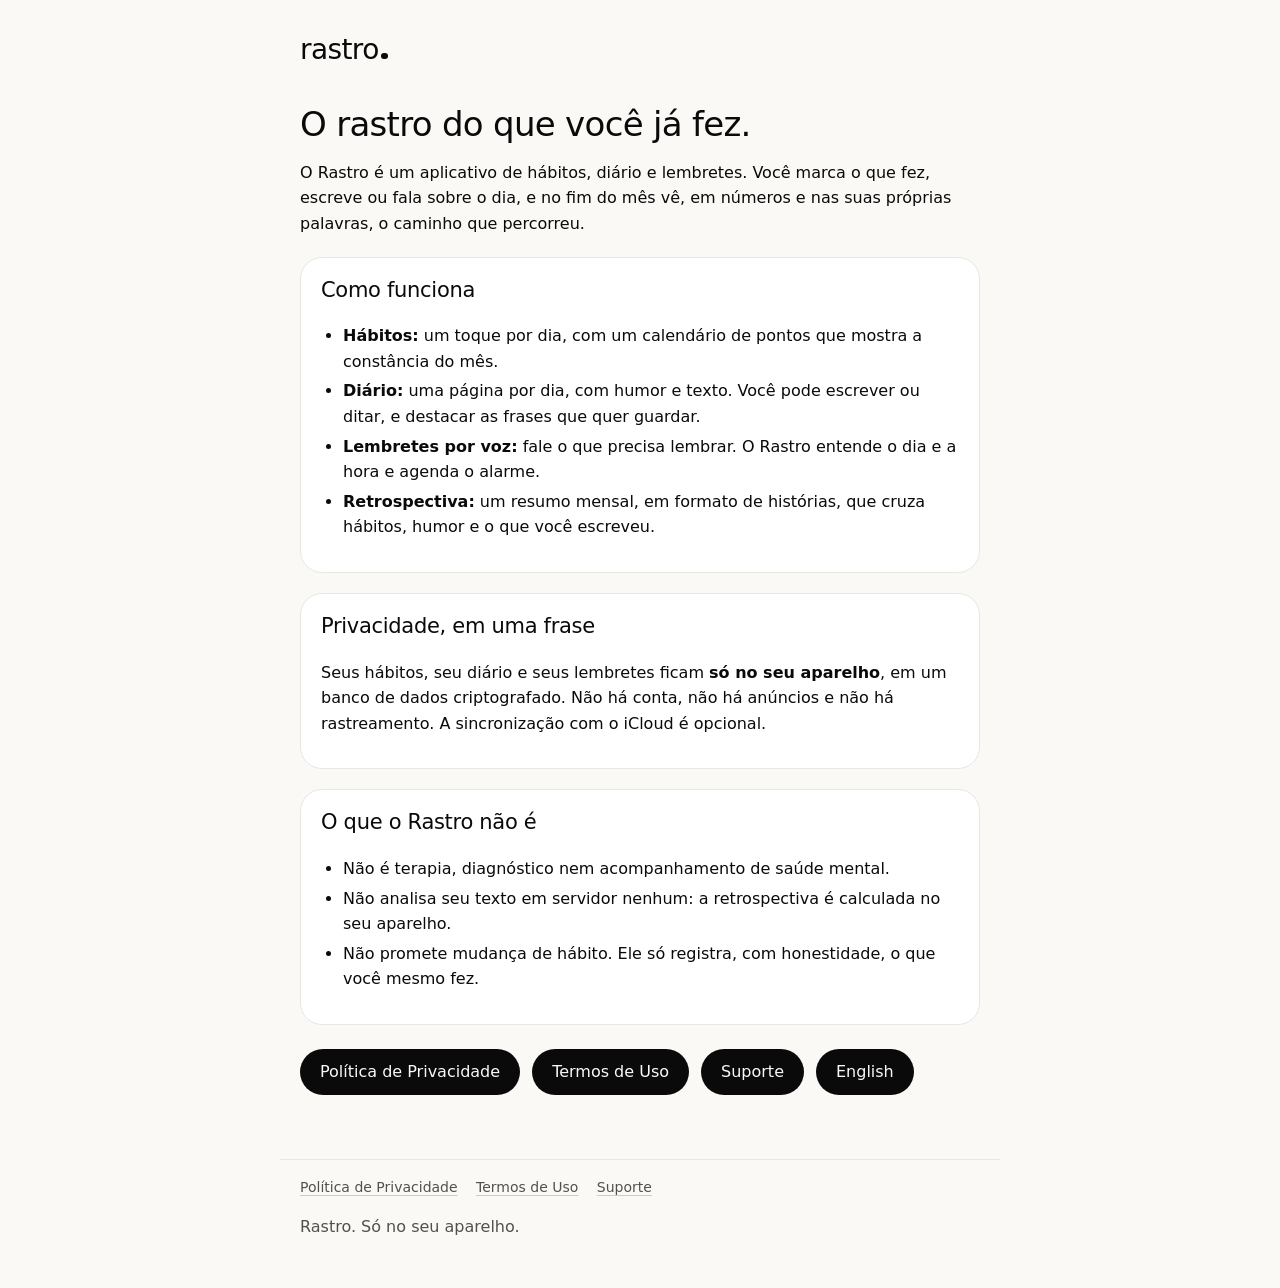
<file: index.html>
<!doctype html>
<html lang="pt-BR">
<head>
  <meta charset="utf-8">
  <meta name="viewport" content="width=device-width, initial-scale=1">
  <title>Rastro — hábitos, diário e lembretes, só no seu aparelho</title>
  <meta name="description" content="O Rastro junta hábitos, um diário de uma página por dia e lembretes por voz. Tudo fica no seu aparelho.">
  <link rel="stylesheet" href="style.css">
</head>
<body>
  <header>
    <a class="marca" href="index.html">rastro</a>
  </header>

  <main>
    <h1>O rastro do que você já fez.</h1>
    <p>O Rastro é um aplicativo de hábitos, diário e lembretes. Você marca o que fez, escreve ou fala sobre o dia, e no fim do mês vê, em números e nas suas próprias palavras, o caminho que percorreu.</p>

    <div class="bloco">
      <h2>Como funciona</h2>
      <ul>
        <li><strong>Hábitos:</strong> um toque por dia, com um calendário de pontos que mostra a constância do mês.</li>
        <li><strong>Diário:</strong> uma página por dia, com humor e texto. Você pode escrever ou ditar, e destacar as frases que quer guardar.</li>
        <li><strong>Lembretes por voz:</strong> fale o que precisa lembrar. O Rastro entende o dia e a hora e agenda o alarme.</li>
        <li><strong>Retrospectiva:</strong> um resumo mensal, em formato de histórias, que cruza hábitos, humor e o que você escreveu.</li>
      </ul>
    </div>

    <div class="bloco">
      <h2>Privacidade, em uma frase</h2>
      <p>Seus hábitos, seu diário e seus lembretes ficam <strong>só no seu aparelho</strong>, em um banco de dados criptografado. Não há conta, não há anúncios e não há rastreamento. A sincronização com o iCloud é opcional.</p>
    </div>

    <div class="bloco">
      <h2>O que o Rastro não é</h2>
      <ul>
        <li>Não é terapia, diagnóstico nem acompanhamento de saúde mental.</li>
        <li>Não analisa seu texto em servidor nenhum: a retrospectiva é calculada no seu aparelho.</li>
        <li>Não promete mudança de hábito. Ele só registra, com honestidade, o que você mesmo fez.</li>
      </ul>
    </div>

    <nav class="links" aria-label="Documentos">
      <a href="privacidade.html">Política de Privacidade</a>
      <a href="termos.html">Termos de Uso</a>
      <a href="suporte.html">Suporte</a>
      <a href="en/index.html" hreflang="en">English</a>
    </nav>
  </main>

  <footer>
    <a href="privacidade.html">Política de Privacidade</a>
    <a href="termos.html">Termos de Uso</a>
    <a href="suporte.html">Suporte</a>
    <p>Rastro. Só no seu aparelho.</p>
  </footer>
</body>
</html>
</file>
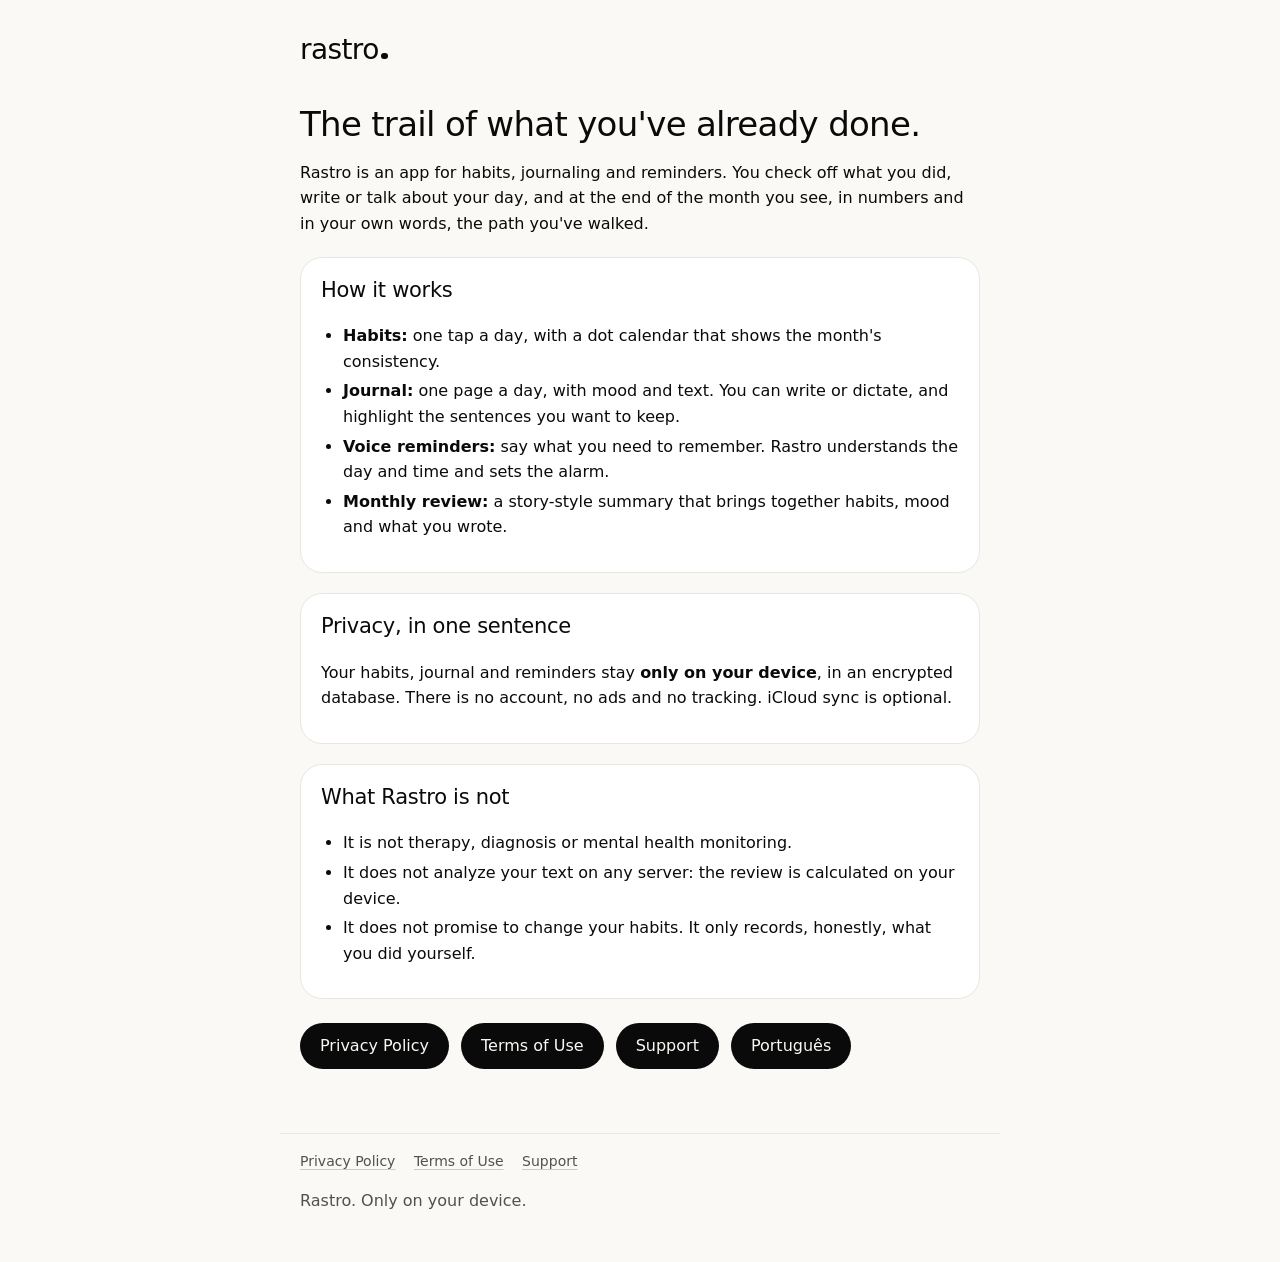
<file: en/index.html>
<!doctype html>
<html lang="en">
<head>
  <meta charset="utf-8">
  <meta name="viewport" content="width=device-width, initial-scale=1">
  <title>Rastro — habits, journal and reminders, only on your device</title>
  <meta name="description" content="Rastro brings together habits, a one-page-a-day journal and voice reminders. Everything stays on your device.">
  <link rel="stylesheet" href="../style.css">
</head>
<body>
  <header>
    <a class="marca" href="index.html">rastro</a>
  </header>

  <main>
    <h1>The trail of what you've already done.</h1>
    <p>Rastro is an app for habits, journaling and reminders. You check off what you did, write or talk about your day, and at the end of the month you see, in numbers and in your own words, the path you've walked.</p>

    <div class="bloco">
      <h2>How it works</h2>
      <ul>
        <li><strong>Habits:</strong> one tap a day, with a dot calendar that shows the month's consistency.</li>
        <li><strong>Journal:</strong> one page a day, with mood and text. You can write or dictate, and highlight the sentences you want to keep.</li>
        <li><strong>Voice reminders:</strong> say what you need to remember. Rastro understands the day and time and sets the alarm.</li>
        <li><strong>Monthly review:</strong> a story-style summary that brings together habits, mood and what you wrote.</li>
      </ul>
    </div>

    <div class="bloco">
      <h2>Privacy, in one sentence</h2>
      <p>Your habits, journal and reminders stay <strong>only on your device</strong>, in an encrypted database. There is no account, no ads and no tracking. iCloud sync is optional.</p>
    </div>

    <div class="bloco">
      <h2>What Rastro is not</h2>
      <ul>
        <li>It is not therapy, diagnosis or mental health monitoring.</li>
        <li>It does not analyze your text on any server: the review is calculated on your device.</li>
        <li>It does not promise to change your habits. It only records, honestly, what you did yourself.</li>
      </ul>
    </div>

    <nav class="links" aria-label="Documents">
      <a href="privacy.html">Privacy Policy</a>
      <a href="terms.html">Terms of Use</a>
      <a href="support.html">Support</a>
      <a href="../index.html" hreflang="pt-BR">Português</a>
    </nav>
  </main>

  <footer>
    <a href="privacy.html">Privacy Policy</a>
    <a href="terms.html">Terms of Use</a>
    <a href="support.html">Support</a>
    <p>Rastro. Only on your device.</p>
  </footer>
</body>
</html>
</file>
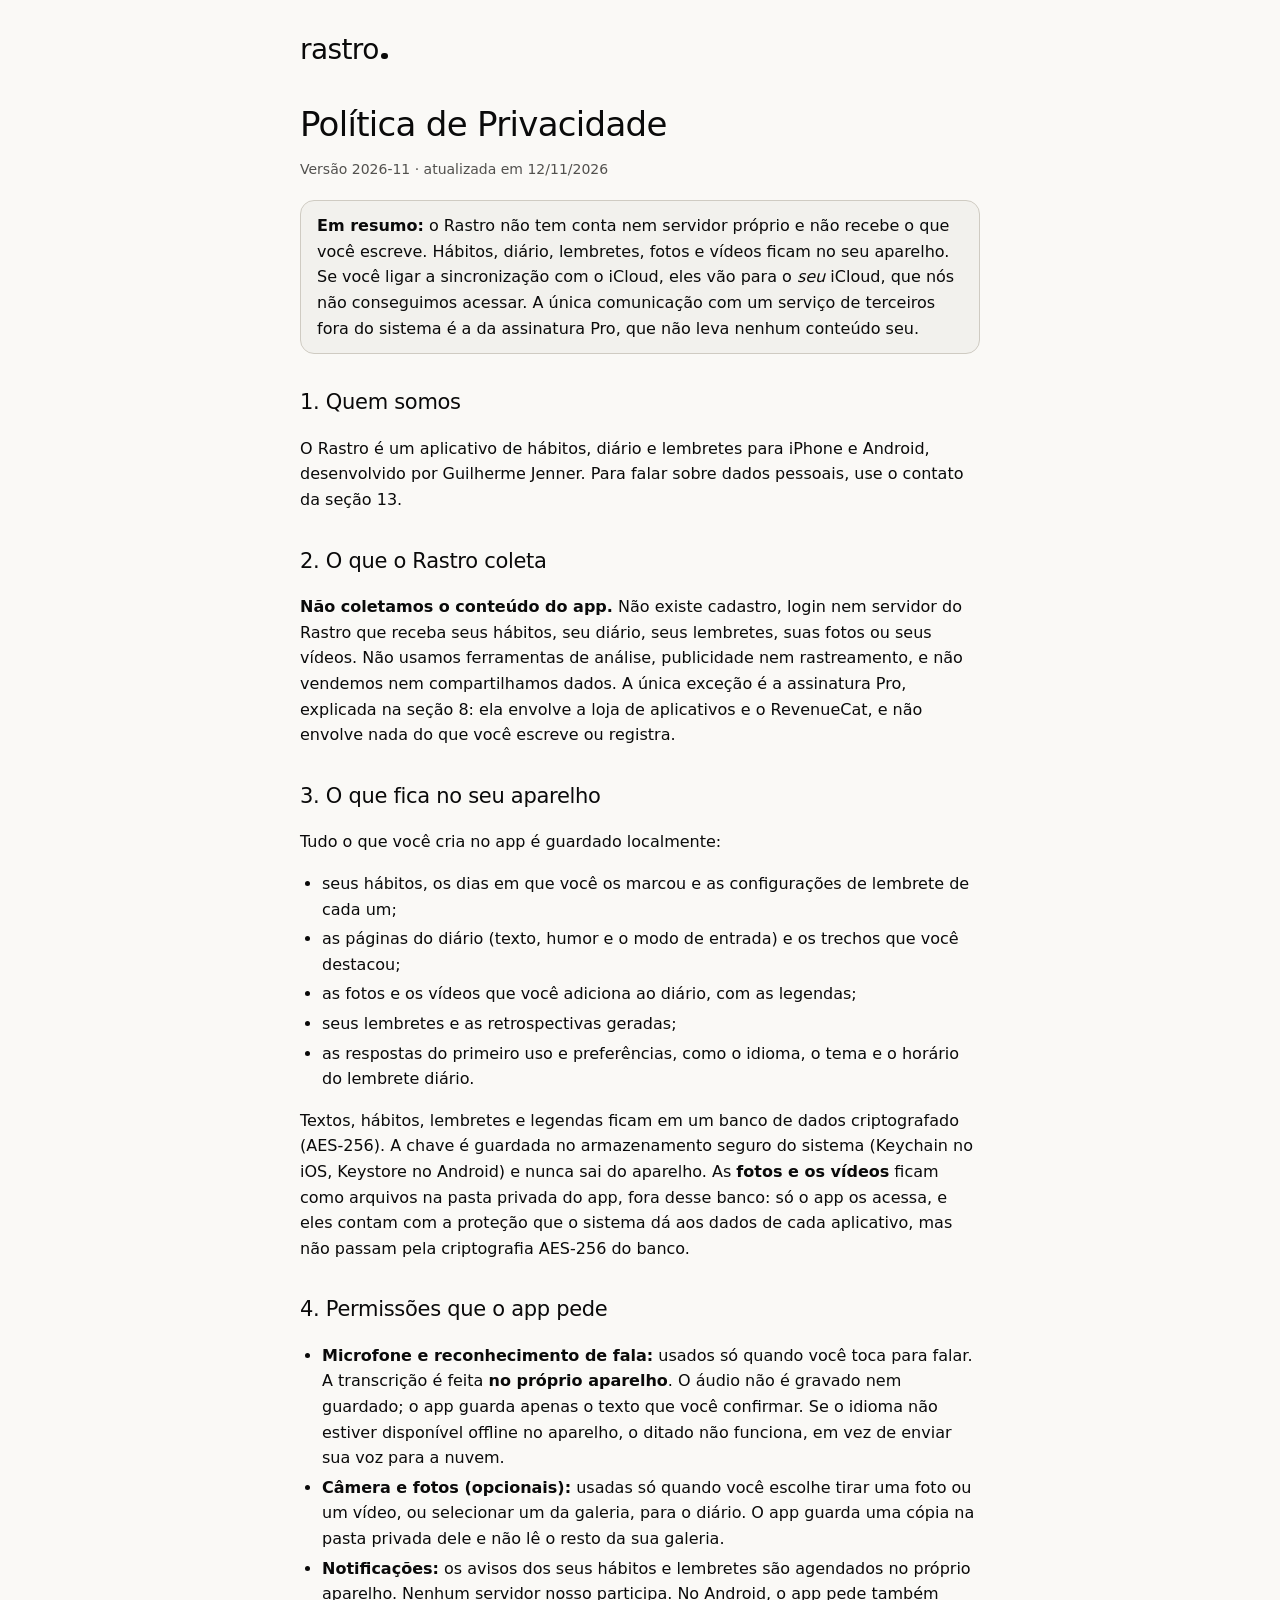
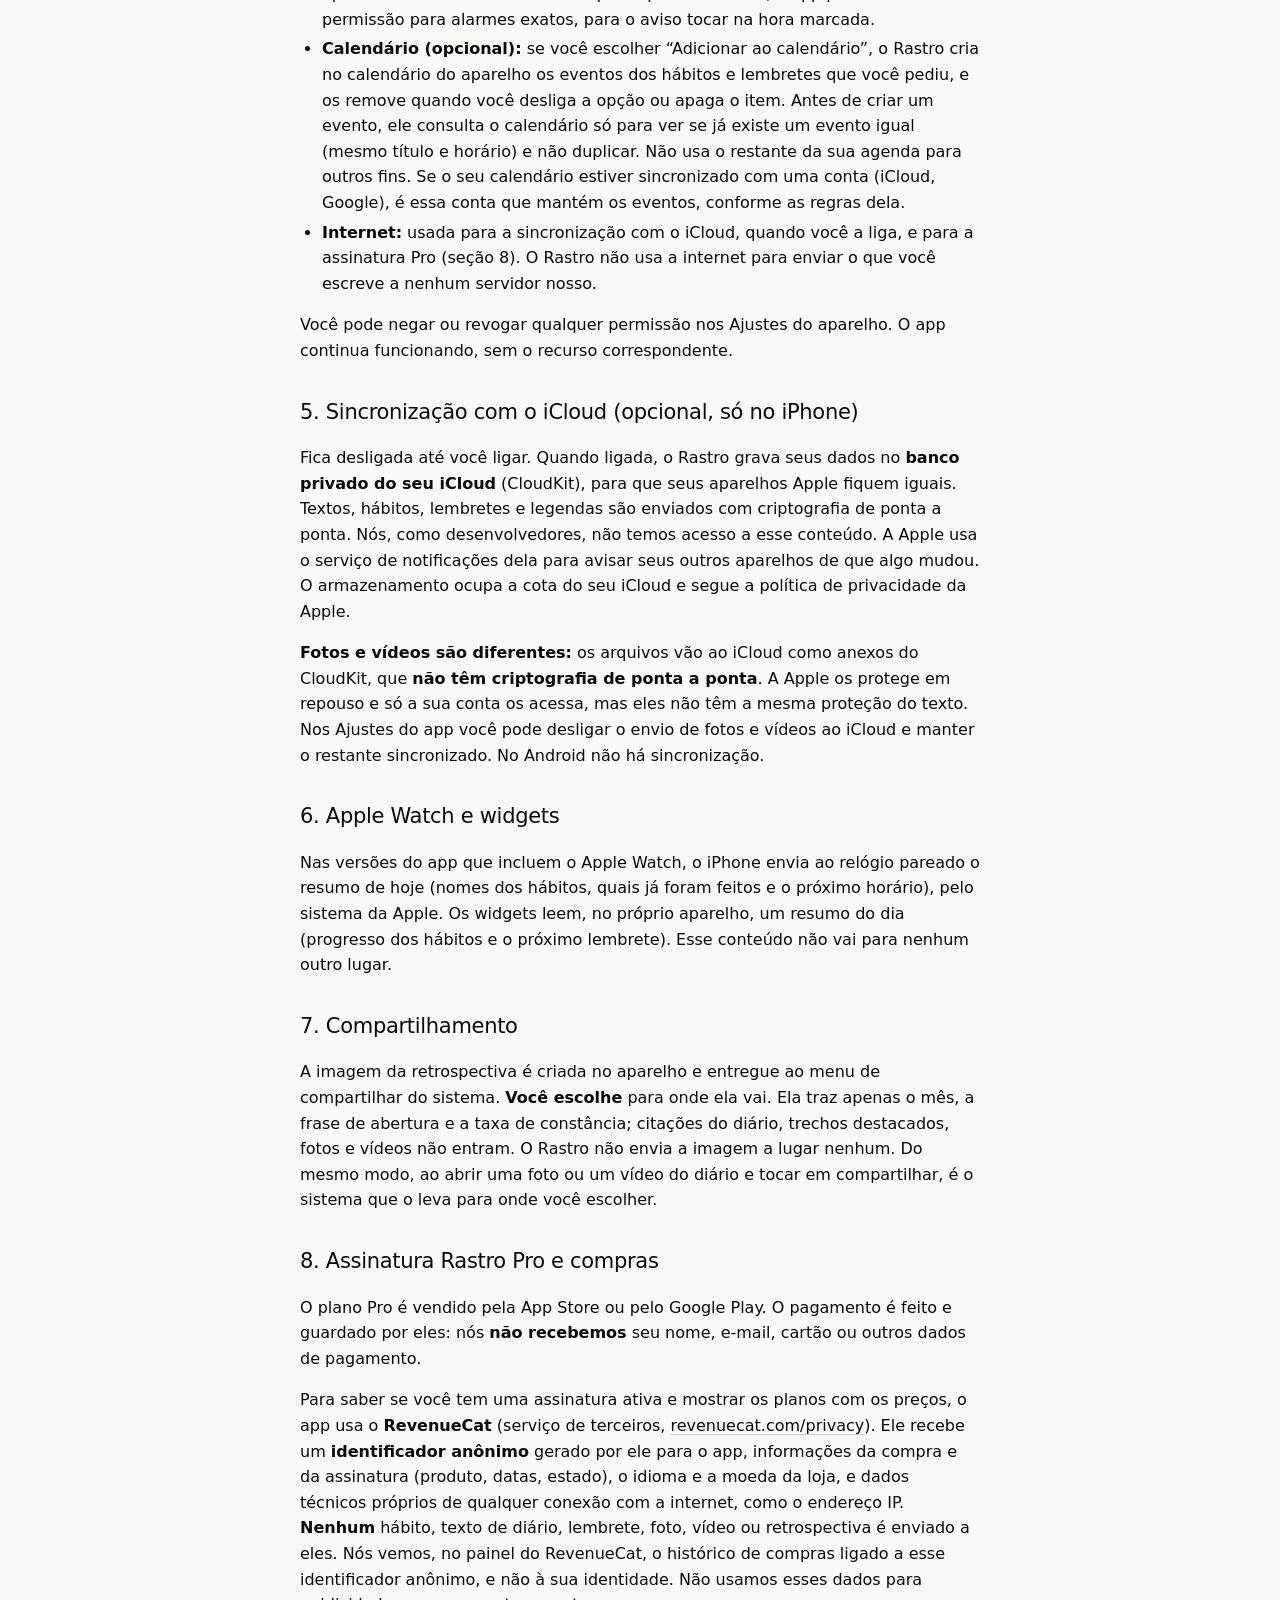
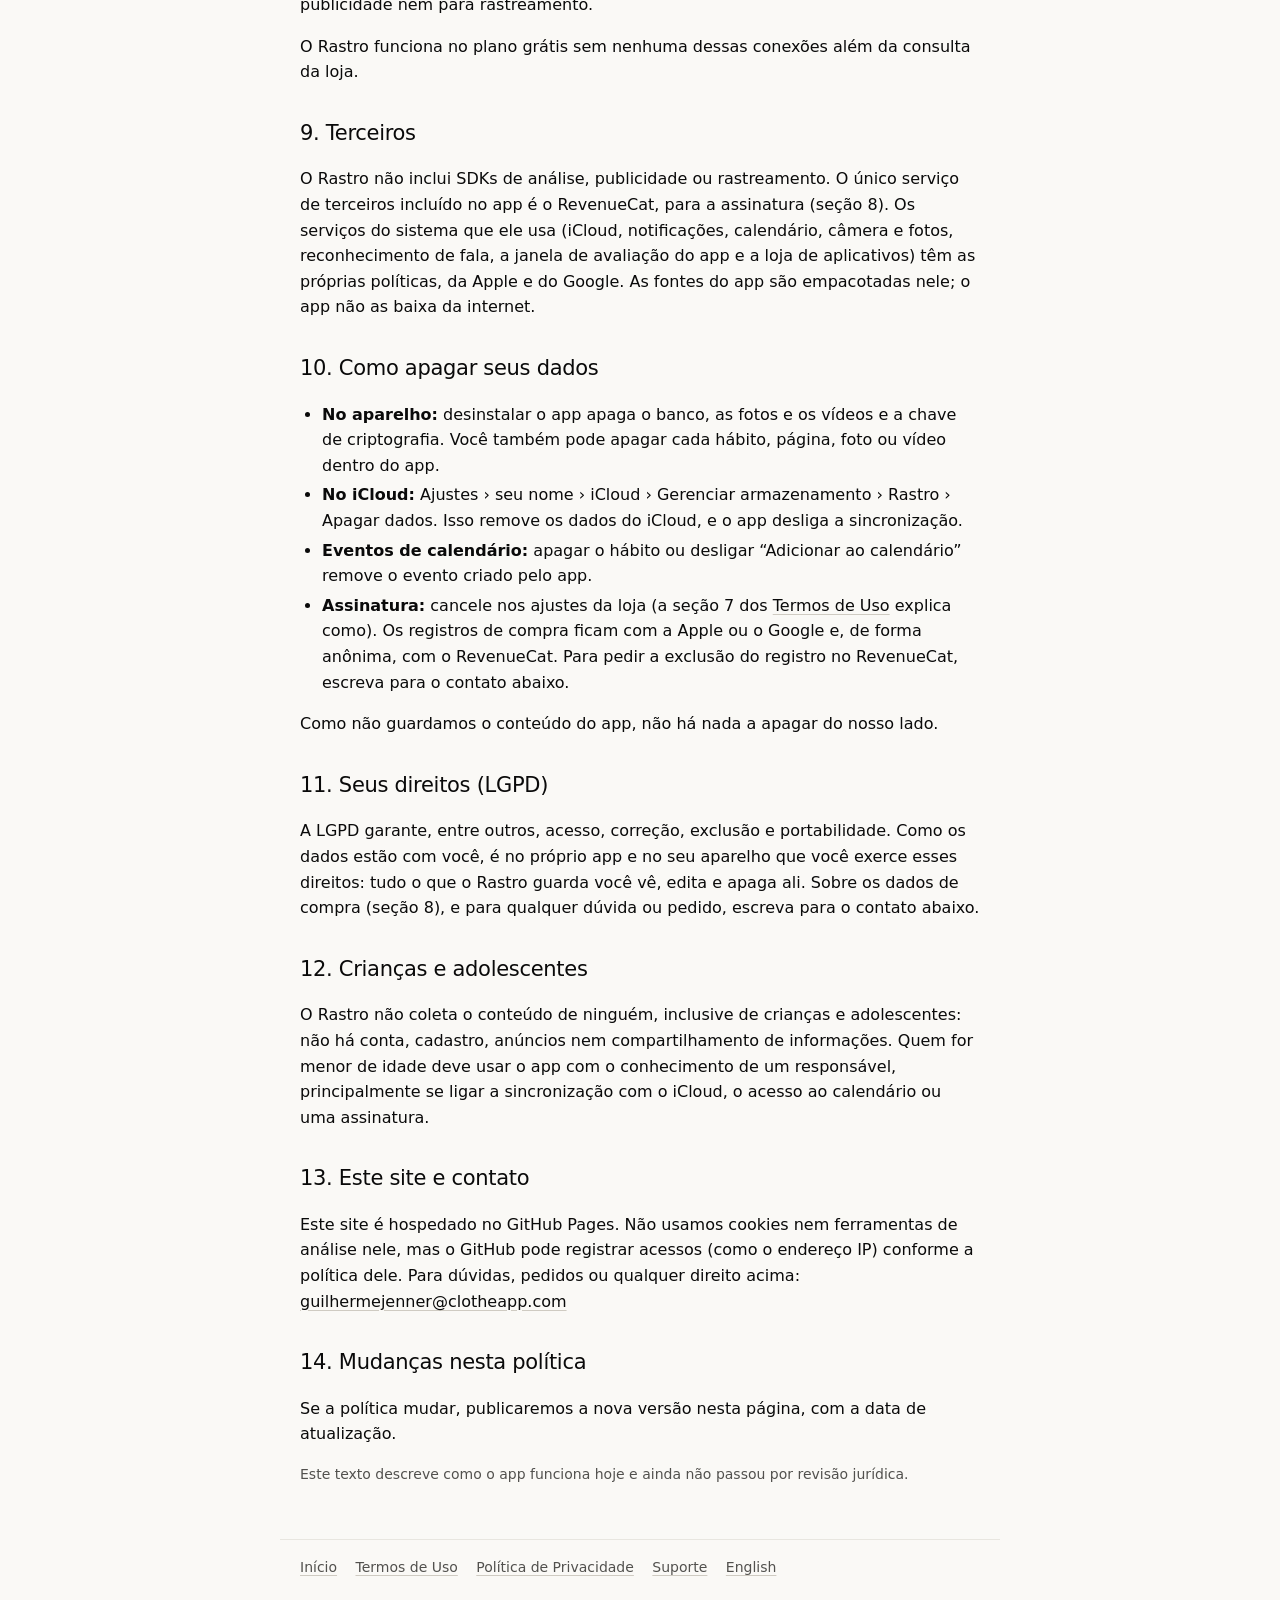
<file: privacidade.html>
<!doctype html>
<html lang="pt-BR">
<head>
  <meta charset="utf-8">
  <meta name="viewport" content="width=device-width, initial-scale=1">
  <title>Política de Privacidade — Rastro</title>
  <meta name="description" content="Quais dados o Rastro guarda, onde ficam e como apagá-los. Resumo: o conteúdo fica no seu aparelho.">
  <link rel="stylesheet" href="style.css">
</head>
<body>
  <header>
    <a class="marca" href="index.html">rastro</a>
  </header>

  <main>
    <h1>Política de Privacidade</h1>
    <p class="apoio">Versão 2026-11 · atualizada em 12/11/2026</p>

    <div class="aviso">
      <strong>Em resumo:</strong> o Rastro não tem conta nem servidor próprio e não recebe o que você escreve. Hábitos, diário, lembretes, fotos e vídeos ficam no seu aparelho. Se você ligar a sincronização com o iCloud, eles vão para o <em>seu</em> iCloud, que nós não conseguimos acessar. A única comunicação com um serviço de terceiros fora do sistema é a da assinatura Pro, que não leva nenhum conteúdo seu.
    </div>

    <h2>1. Quem somos</h2>
    <p>O Rastro é um aplicativo de hábitos, diário e lembretes para iPhone e Android, desenvolvido por Guilherme Jenner. Para falar sobre dados pessoais, use o contato da seção 13.</p>

    <h2>2. O que o Rastro coleta</h2>
    <p><strong>Não coletamos o conteúdo do app.</strong> Não existe cadastro, login nem servidor do Rastro que receba seus hábitos, seu diário, seus lembretes, suas fotos ou seus vídeos. Não usamos ferramentas de análise, publicidade nem rastreamento, e não vendemos nem compartilhamos dados. A única exceção é a assinatura Pro, explicada na seção 8: ela envolve a loja de aplicativos e o RevenueCat, e não envolve nada do que você escreve ou registra.</p>

    <h2>3. O que fica no seu aparelho</h2>
    <p>Tudo o que você cria no app é guardado localmente:</p>
    <ul>
      <li>seus hábitos, os dias em que você os marcou e as configurações de lembrete de cada um;</li>
      <li>as páginas do diário (texto, humor e o modo de entrada) e os trechos que você destacou;</li>
      <li>as fotos e os vídeos que você adiciona ao diário, com as legendas;</li>
      <li>seus lembretes e as retrospectivas geradas;</li>
      <li>as respostas do primeiro uso e preferências, como o idioma, o tema e o horário do lembrete diário.</li>
    </ul>
    <p>Textos, hábitos, lembretes e legendas ficam em um banco de dados criptografado (AES-256). A chave é guardada no armazenamento seguro do sistema (Keychain no iOS, Keystore no Android) e nunca sai do aparelho. As <strong>fotos e os vídeos</strong> ficam como arquivos na pasta privada do app, fora desse banco: só o app os acessa, e eles contam com a proteção que o sistema dá aos dados de cada aplicativo, mas não passam pela criptografia AES-256 do banco.</p>

    <h2>4. Permissões que o app pede</h2>
    <ul>
      <li><strong>Microfone e reconhecimento de fala:</strong> usados só quando você toca para falar. A transcrição é feita <strong>no próprio aparelho</strong>. O áudio não é gravado nem guardado; o app guarda apenas o texto que você confirmar. Se o idioma não estiver disponível offline no aparelho, o ditado não funciona, em vez de enviar sua voz para a nuvem.</li>
      <li><strong>Câmera e fotos (opcionais):</strong> usadas só quando você escolhe tirar uma foto ou um vídeo, ou selecionar um da galeria, para o diário. O app guarda uma cópia na pasta privada dele e não lê o resto da sua galeria.</li>
      <li><strong>Notificações:</strong> os avisos dos seus hábitos e lembretes são agendados no próprio aparelho. Nenhum servidor nosso participa. No Android, o app pede também permissão para alarmes exatos, para o aviso tocar na hora marcada.</li>
      <li><strong>Calendário (opcional):</strong> se você escolher &ldquo;Adicionar ao calendário&rdquo;, o Rastro cria no calendário do aparelho os eventos dos hábitos e lembretes que você pediu, e os remove quando você desliga a opção ou apaga o item. Antes de criar um evento, ele consulta o calendário só para ver se já existe um evento igual (mesmo título e horário) e não duplicar. Não usa o restante da sua agenda para outros fins. Se o seu calendário estiver sincronizado com uma conta (iCloud, Google), é essa conta que mantém os eventos, conforme as regras dela.</li>
      <li><strong>Internet:</strong> usada para a sincronização com o iCloud, quando você a liga, e para a assinatura Pro (seção 8). O Rastro não usa a internet para enviar o que você escreve a nenhum servidor nosso.</li>
    </ul>
    <p>Você pode negar ou revogar qualquer permissão nos Ajustes do aparelho. O app continua funcionando, sem o recurso correspondente.</p>

    <h2>5. Sincronização com o iCloud (opcional, só no iPhone)</h2>
    <p>Fica desligada até você ligar. Quando ligada, o Rastro grava seus dados no <strong>banco privado do seu iCloud</strong> (CloudKit), para que seus aparelhos Apple fiquem iguais. Textos, hábitos, lembretes e legendas são enviados com criptografia de ponta a ponta. Nós, como desenvolvedores, não temos acesso a esse conteúdo. A Apple usa o serviço de notificações dela para avisar seus outros aparelhos de que algo mudou. O armazenamento ocupa a cota do seu iCloud e segue a política de privacidade da Apple.</p>
    <p><strong>Fotos e vídeos são diferentes:</strong> os arquivos vão ao iCloud como anexos do CloudKit, que <strong>não têm criptografia de ponta a ponta</strong>. A Apple os protege em repouso e só a sua conta os acessa, mas eles não têm a mesma proteção do texto. Nos Ajustes do app você pode desligar o envio de fotos e vídeos ao iCloud e manter o restante sincronizado. No Android não há sincronização.</p>

    <h2>6. Apple Watch e widgets</h2>
    <p>Nas versões do app que incluem o Apple Watch, o iPhone envia ao relógio pareado o resumo de hoje (nomes dos hábitos, quais já foram feitos e o próximo horário), pelo sistema da Apple. Os widgets leem, no próprio aparelho, um resumo do dia (progresso dos hábitos e o próximo lembrete). Esse conteúdo não vai para nenhum outro lugar.</p>

    <h2>7. Compartilhamento</h2>
    <p>A imagem da retrospectiva é criada no aparelho e entregue ao menu de compartilhar do sistema. <strong>Você escolhe</strong> para onde ela vai. Ela traz apenas o mês, a frase de abertura e a taxa de constância; citações do diário, trechos destacados, fotos e vídeos não entram. O Rastro não envia a imagem a lugar nenhum. Do mesmo modo, ao abrir uma foto ou um vídeo do diário e tocar em compartilhar, é o sistema que o leva para onde você escolher.</p>

    <h2>8. Assinatura Rastro Pro e compras</h2>
    <p>O plano Pro é vendido pela App Store ou pelo Google Play. O pagamento é feito e guardado por eles: nós <strong>não recebemos</strong> seu nome, e-mail, cartão ou outros dados de pagamento.</p>
    <p>Para saber se você tem uma assinatura ativa e mostrar os planos com os preços, o app usa o <strong>RevenueCat</strong> (serviço de terceiros, <a href="https://www.revenuecat.com/privacy" rel="noopener">revenuecat.com/privacy</a>). Ele recebe um <strong>identificador anônimo</strong> gerado por ele para o app, informações da compra e da assinatura (produto, datas, estado), o idioma e a moeda da loja, e dados técnicos próprios de qualquer conexão com a internet, como o endereço IP. <strong>Nenhum</strong> hábito, texto de diário, lembrete, foto, vídeo ou retrospectiva é enviado a eles. Nós vemos, no painel do RevenueCat, o histórico de compras ligado a esse identificador anônimo, e não à sua identidade. Não usamos esses dados para publicidade nem para rastreamento.</p>
    <p>O Rastro funciona no plano grátis sem nenhuma dessas conexões além da consulta da loja.</p>

    <h2>9. Terceiros</h2>
    <p>O Rastro não inclui SDKs de análise, publicidade ou rastreamento. O único serviço de terceiros incluído no app é o RevenueCat, para a assinatura (seção 8). Os serviços do sistema que ele usa (iCloud, notificações, calendário, câmera e fotos, reconhecimento de fala, a janela de avaliação do app e a loja de aplicativos) têm as próprias políticas, da Apple e do Google. As fontes do app são empacotadas nele; o app não as baixa da internet.</p>

    <h2>10. Como apagar seus dados</h2>
    <ul>
      <li><strong>No aparelho:</strong> desinstalar o app apaga o banco, as fotos e os vídeos e a chave de criptografia. Você também pode apagar cada hábito, página, foto ou vídeo dentro do app.</li>
      <li><strong>No iCloud:</strong> Ajustes › seu nome › iCloud › Gerenciar armazenamento › Rastro › Apagar dados. Isso remove os dados do iCloud, e o app desliga a sincronização.</li>
      <li><strong>Eventos de calendário:</strong> apagar o hábito ou desligar &ldquo;Adicionar ao calendário&rdquo; remove o evento criado pelo app.</li>
      <li><strong>Assinatura:</strong> cancele nos ajustes da loja (a seção 7 dos <a href="termos.html">Termos de Uso</a> explica como). Os registros de compra ficam com a Apple ou o Google e, de forma anônima, com o RevenueCat. Para pedir a exclusão do registro no RevenueCat, escreva para o contato abaixo.</li>
    </ul>
    <p>Como não guardamos o conteúdo do app, não há nada a apagar do nosso lado.</p>

    <h2>11. Seus direitos (LGPD)</h2>
    <p>A LGPD garante, entre outros, acesso, correção, exclusão e portabilidade. Como os dados estão com você, é no próprio app e no seu aparelho que você exerce esses direitos: tudo o que o Rastro guarda você vê, edita e apaga ali. Sobre os dados de compra (seção 8), e para qualquer dúvida ou pedido, escreva para o contato abaixo.</p>

    <h2>12. Crianças e adolescentes</h2>
    <p>O Rastro não coleta o conteúdo de ninguém, inclusive de crianças e adolescentes: não há conta, cadastro, anúncios nem compartilhamento de informações. Quem for menor de idade deve usar o app com o conhecimento de um responsável, principalmente se ligar a sincronização com o iCloud, o acesso ao calendário ou uma assinatura.</p>

    <h2>13. Este site e contato</h2>
    <p>Este site é hospedado no GitHub Pages. Não usamos cookies nem ferramentas de análise nele, mas o GitHub pode registrar acessos (como o endereço IP) conforme a política dele. Para dúvidas, pedidos ou qualquer direito acima: <a href="mailto:guilhermejenner@clotheapp.com">guilhermejenner@clotheapp.com</a></p>

    <h2>14. Mudanças nesta política</h2>
    <p>Se a política mudar, publicaremos a nova versão nesta página, com a data de atualização.</p>

    <p class="apoio">Este texto descreve como o app funciona hoje e ainda não passou por revisão jurídica.</p>
  </main>

  <footer>
    <a href="index.html">Início</a>
    <a href="termos.html">Termos de Uso</a>
    <a href="privacidade.html">Política de Privacidade</a>
    <a href="suporte.html">Suporte</a>
    <a href="en/privacy.html" hreflang="en">English</a>
  </footer>
</body>
</html>
</file>
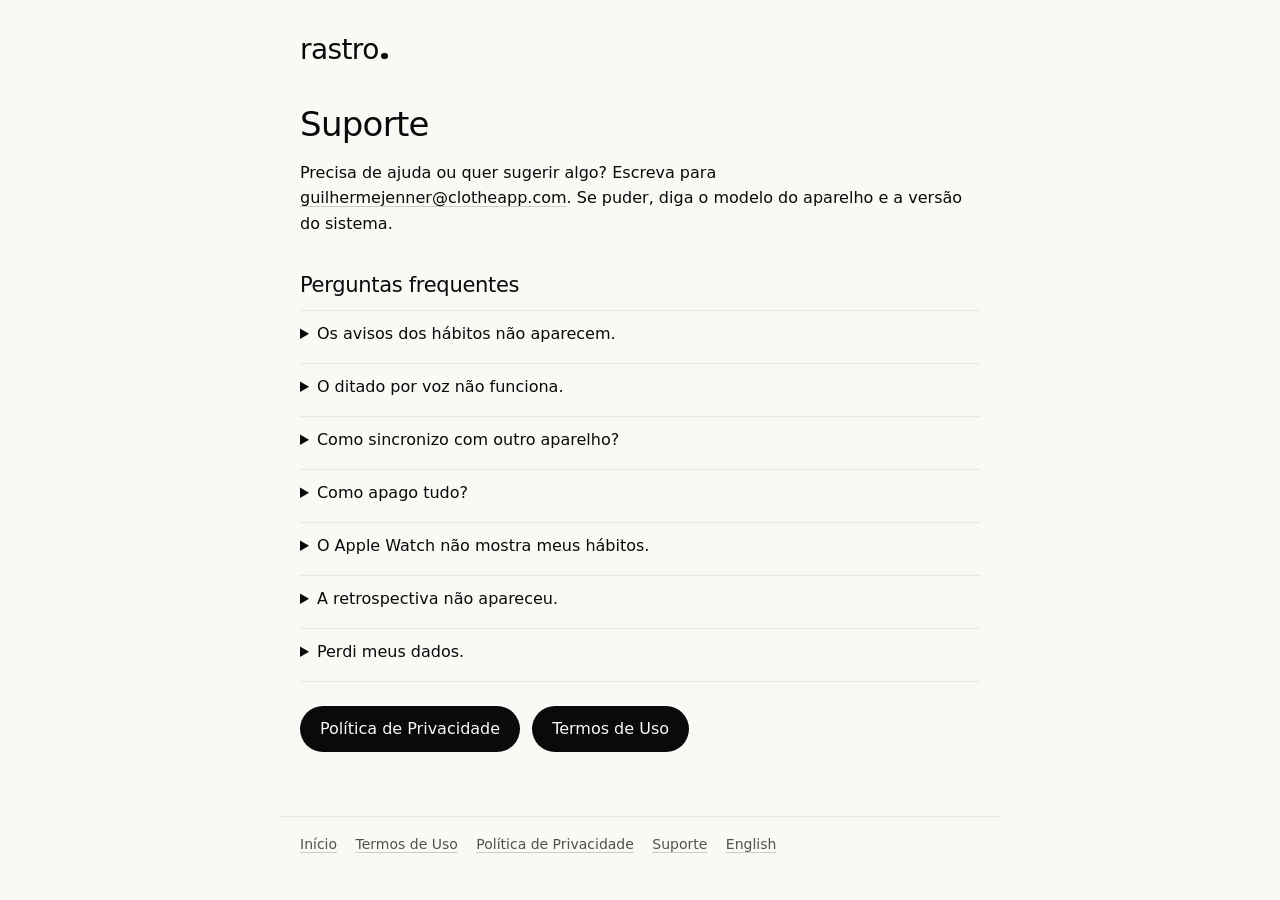
<file: suporte.html>
<!doctype html>
<html lang="pt-BR">
<head>
  <meta charset="utf-8">
  <meta name="viewport" content="width=device-width, initial-scale=1">
  <title>Suporte — Rastro</title>
  <meta name="description" content="Ajuda com o Rastro: lembretes, voz, iCloud, Apple Watch e como falar com a gente.">
  <link rel="stylesheet" href="style.css">
</head>
<body>
  <header>
    <a class="marca" href="index.html">rastro</a>
  </header>

  <main>
    <h1>Suporte</h1>
    <p>Precisa de ajuda ou quer sugerir algo? Escreva para <a href="mailto:guilhermejenner@clotheapp.com">guilhermejenner@clotheapp.com</a>. Se puder, diga o modelo do aparelho e a versão do sistema.</p>

    <h2>Perguntas frequentes</h2>

    <details>
      <summary>Os avisos dos hábitos não aparecem.</summary>
      <p>Confira, nos Ajustes do aparelho, se as notificações do Rastro estão permitidas e se nenhum modo de foco as está silenciando. No Android, verifique também a economia de bateria. No app, abra o hábito e veja se &ldquo;Alarme no relógio&rdquo; está ligado. Se você marcou o hábito como feito hoje e deixou &ldquo;Pular se já estiver marcado&rdquo; ligado, o aviso de hoje não toca de propósito.</p>
    </details>

    <details>
      <summary>O ditado por voz não funciona.</summary>
      <p>O Rastro transcreve sua voz no próprio aparelho, sem enviá-la para a internet. Para isso, o idioma precisa estar disponível offline. No iPhone, ative o ditado e inclua o Português (Brasil) em Ajustes › Geral › Teclado. Permita também o microfone e o reconhecimento de fala quando o app pedir.</p>
    </details>

    <details>
      <summary>Como sincronizo com outro aparelho?</summary>
      <p>Use o botão de nuvem na tela Início e ligue a sincronização com o iCloud. Os dois aparelhos precisam estar com o mesmo Apple ID e o iCloud ativo. Os dados vão para o seu iCloud, criptografados.</p>
    </details>

    <details>
      <summary>Como apago tudo?</summary>
      <p>Desinstalar o app apaga os dados do aparelho. Para apagar também o que está no iCloud: Ajustes › seu nome › iCloud › Gerenciar armazenamento › Rastro › Apagar dados.</p>
    </details>

    <details>
      <summary>O Apple Watch não mostra meus hábitos.</summary>
      <p>Abra o Rastro no iPhone uma vez, para ele enviar o resumo de hoje ao relógio. O resumo vale para o dia atual: se aparecer &ldquo;Abra o Rastro no iPhone para atualizar o dia&rdquo;, é só abrir o app no iPhone. Os dois aparelhos precisam estar pareados.</p>
    </details>

    <details>
      <summary>A retrospectiva não apareceu.</summary>
      <p>Ela é gerada ao abrir o app no último dia do mês ou, se você não abriu nesse dia, na próxima vez que abrir. Só é criada se houver hábitos marcados ou páginas no diário daquele mês.</p>
    </details>

    <details>
      <summary>Perdi meus dados.</summary>
      <p>Como tudo fica no seu aparelho, sem cópia em servidor, não conseguimos recuperar o que foi apagado, a menos que a sincronização com o iCloud estivesse ligada. Por isso recomendamos ligá-la.</p>
    </details>

    <nav class="links" aria-label="Documentos">
      <a href="privacidade.html">Política de Privacidade</a>
      <a href="termos.html">Termos de Uso</a>
    </nav>
  </main>

  <footer>
    <a href="index.html">Início</a>
    <a href="termos.html">Termos de Uso</a>
    <a href="privacidade.html">Política de Privacidade</a>
    <a href="suporte.html">Suporte</a>
    <a href="en/support.html" hreflang="en">English</a>
  </footer>
</body>
</html>
</file>
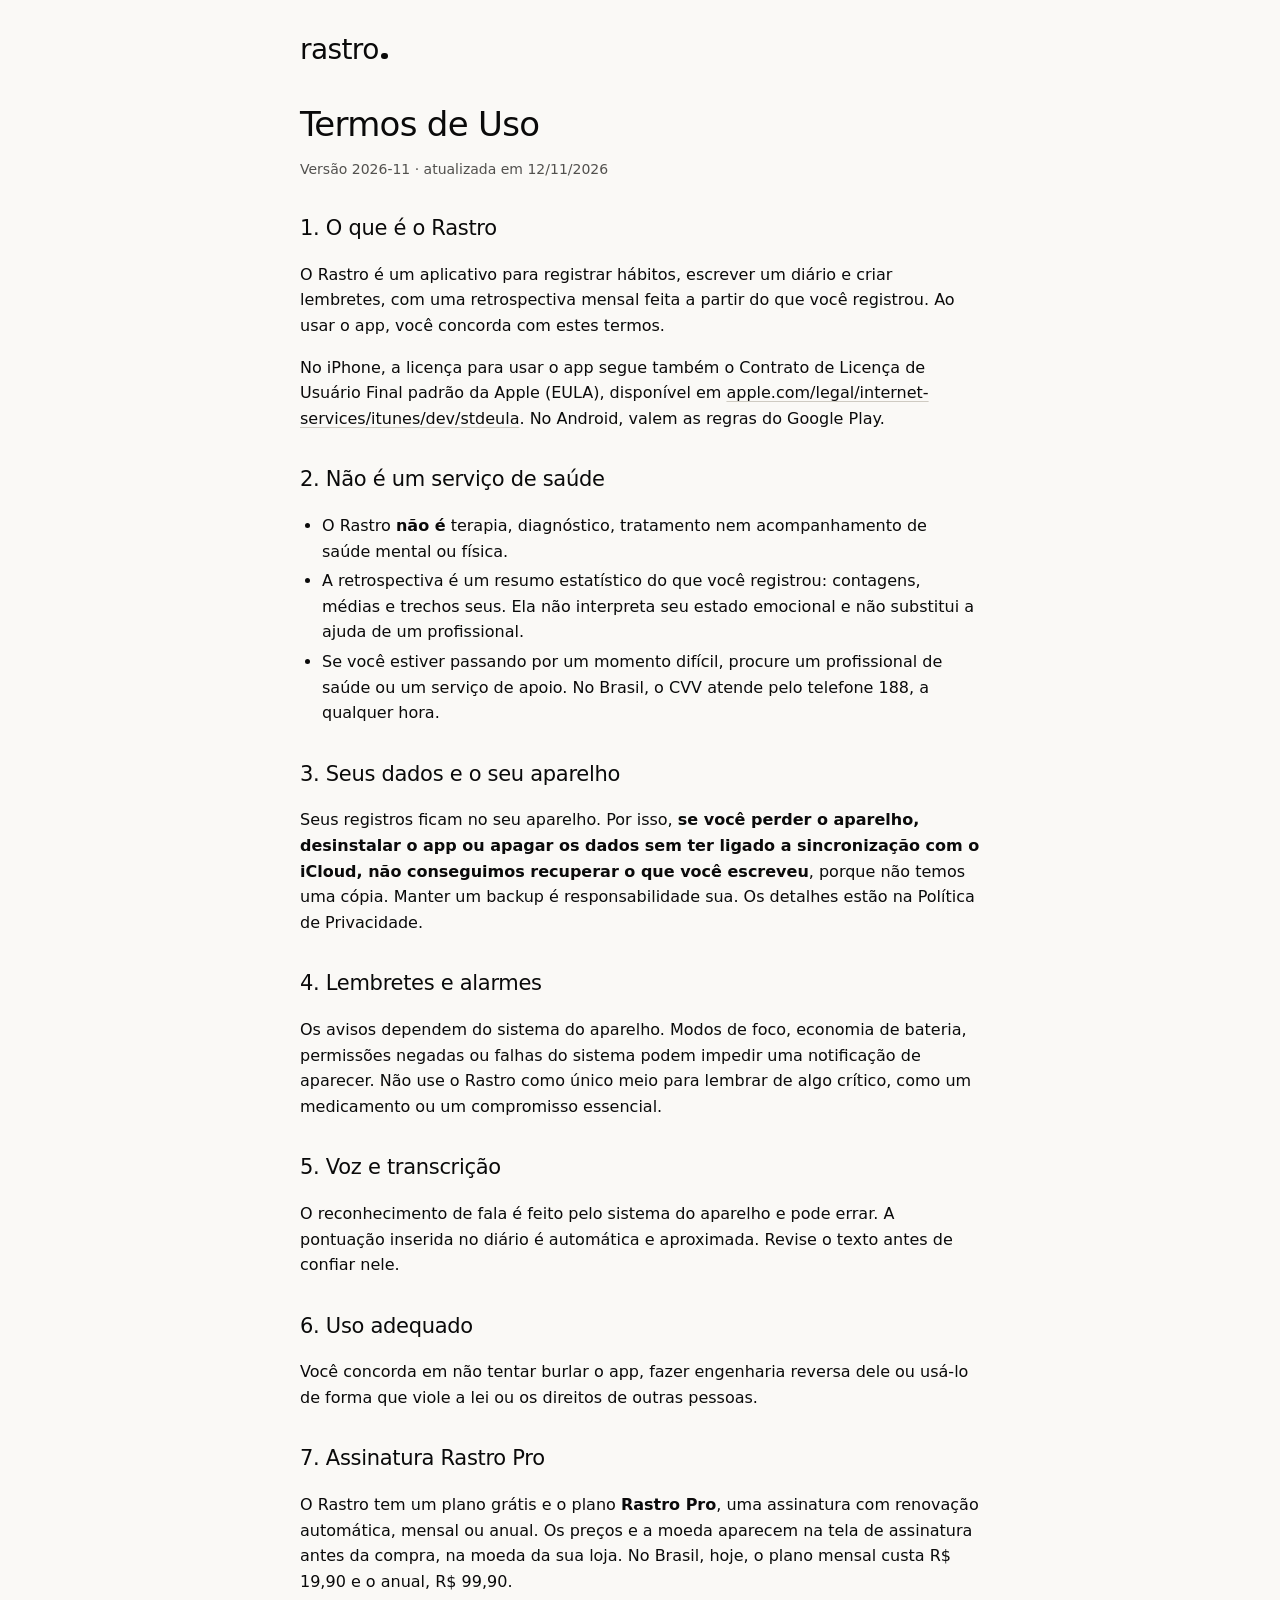
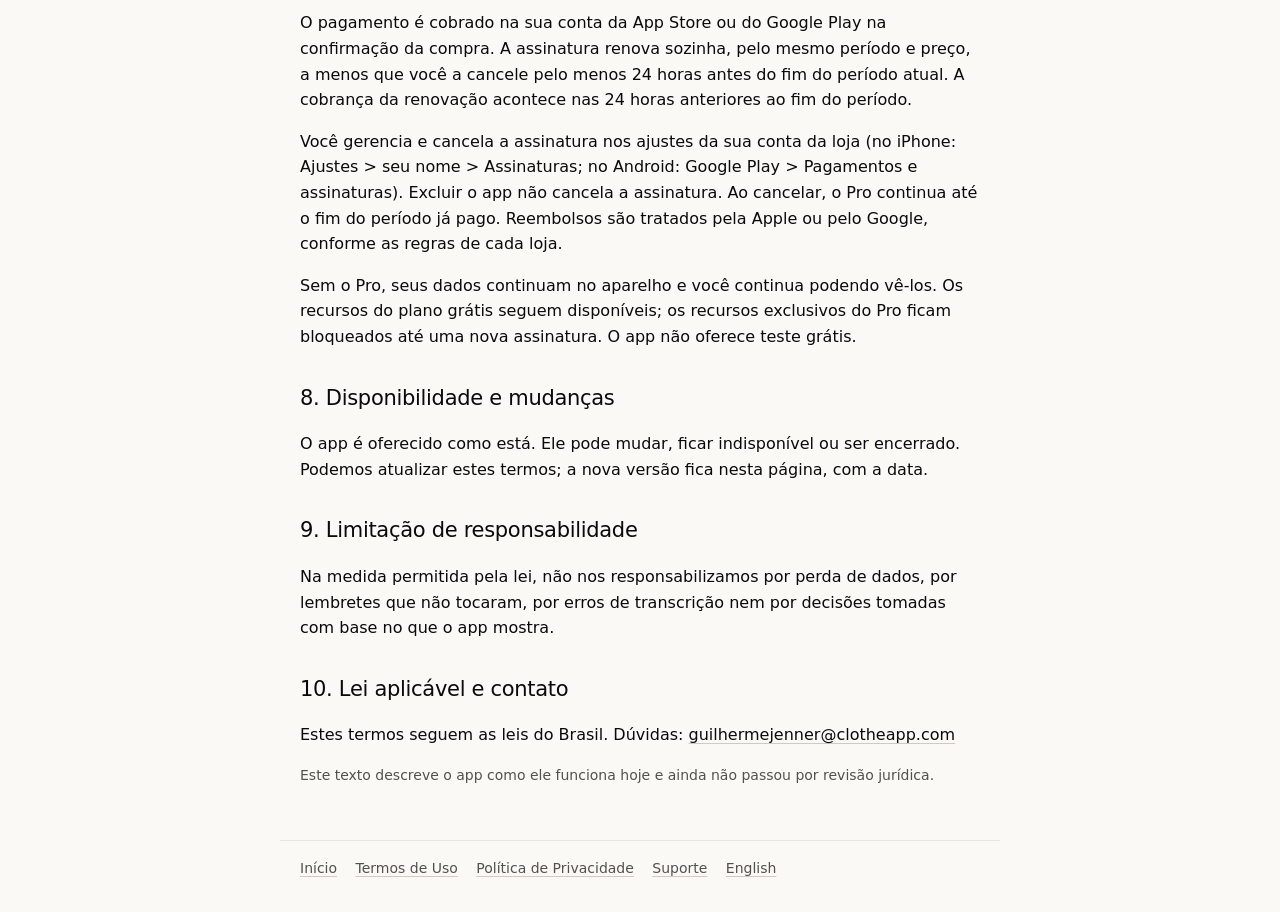
<file: termos.html>
<!doctype html>
<html lang="pt-BR">
<head>
  <meta charset="utf-8">
  <meta name="viewport" content="width=device-width, initial-scale=1">
  <title>Termos de Uso — Rastro</title>
  <meta name="description" content="Regras de uso do aplicativo Rastro.">
  <link rel="stylesheet" href="style.css">
</head>
<body>
  <header>
    <a class="marca" href="index.html">rastro</a>
  </header>

  <main>
    <h1>Termos de Uso</h1>
    <p class="apoio">Versão 2026-11 · atualizada em 12/11/2026</p>

    <h2>1. O que é o Rastro</h2>
    <p>O Rastro é um aplicativo para registrar hábitos, escrever um diário e criar lembretes, com uma retrospectiva mensal feita a partir do que você registrou. Ao usar o app, você concorda com estes termos.</p>
    <p>No iPhone, a licença para usar o app segue também o Contrato de Licença de Usuário Final padrão da Apple (EULA), disponível em <a href="https://www.apple.com/legal/internet-services/itunes/dev/stdeula/" rel="noopener">apple.com/legal/internet-services/itunes/dev/stdeula</a>. No Android, valem as regras do Google Play.</p>

    <h2>2. Não é um serviço de saúde</h2>
    <ul>
      <li>O Rastro <strong>não é</strong> terapia, diagnóstico, tratamento nem acompanhamento de saúde mental ou física.</li>
      <li>A retrospectiva é um resumo estatístico do que você registrou: contagens, médias e trechos seus. Ela não interpreta seu estado emocional e não substitui a ajuda de um profissional.</li>
      <li>Se você estiver passando por um momento difícil, procure um profissional de saúde ou um serviço de apoio. No Brasil, o CVV atende pelo telefone 188, a qualquer hora.</li>
    </ul>

    <h2>3. Seus dados e o seu aparelho</h2>
    <p>Seus registros ficam no seu aparelho. Por isso, <strong>se você perder o aparelho, desinstalar o app ou apagar os dados sem ter ligado a sincronização com o iCloud, não conseguimos recuperar o que você escreveu</strong>, porque não temos uma cópia. Manter um backup é responsabilidade sua. Os detalhes estão na Política de Privacidade.</p>

    <h2>4. Lembretes e alarmes</h2>
    <p>Os avisos dependem do sistema do aparelho. Modos de foco, economia de bateria, permissões negadas ou falhas do sistema podem impedir uma notificação de aparecer. Não use o Rastro como único meio para lembrar de algo crítico, como um medicamento ou um compromisso essencial.</p>

    <h2>5. Voz e transcrição</h2>
    <p>O reconhecimento de fala é feito pelo sistema do aparelho e pode errar. A pontuação inserida no diário é automática e aproximada. Revise o texto antes de confiar nele.</p>

    <h2>6. Uso adequado</h2>
    <p>Você concorda em não tentar burlar o app, fazer engenharia reversa dele ou usá-lo de forma que viole a lei ou os direitos de outras pessoas.</p>

    <h2>7. Assinatura Rastro Pro</h2>
    <p>O Rastro tem um plano grátis e o plano <strong>Rastro Pro</strong>, uma assinatura com renovação automática, mensal ou anual. Os preços e a moeda aparecem na tela de assinatura antes da compra, na moeda da sua loja. No Brasil, hoje, o plano mensal custa R$ 19,90 e o anual, R$ 99,90.</p>
    <p>O pagamento é cobrado na sua conta da App Store ou do Google Play na confirmação da compra. A assinatura renova sozinha, pelo mesmo período e preço, a menos que você a cancele pelo menos 24 horas antes do fim do período atual. A cobrança da renovação acontece nas 24 horas anteriores ao fim do período.</p>
    <p>Você gerencia e cancela a assinatura nos ajustes da sua conta da loja (no iPhone: Ajustes &gt; seu nome &gt; Assinaturas; no Android: Google Play &gt; Pagamentos e assinaturas). Excluir o app não cancela a assinatura. Ao cancelar, o Pro continua até o fim do período já pago. Reembolsos são tratados pela Apple ou pelo Google, conforme as regras de cada loja.</p>
    <p>Sem o Pro, seus dados continuam no aparelho e você continua podendo vê-los. Os recursos do plano grátis seguem disponíveis; os recursos exclusivos do Pro ficam bloqueados até uma nova assinatura. O app não oferece teste grátis.</p>

    <h2>8. Disponibilidade e mudanças</h2>
    <p>O app é oferecido como está. Ele pode mudar, ficar indisponível ou ser encerrado. Podemos atualizar estes termos; a nova versão fica nesta página, com a data.</p>

    <h2>9. Limitação de responsabilidade</h2>
    <p>Na medida permitida pela lei, não nos responsabilizamos por perda de dados, por lembretes que não tocaram, por erros de transcrição nem por decisões tomadas com base no que o app mostra.</p>

    <h2>10. Lei aplicável e contato</h2>
    <p>Estes termos seguem as leis do Brasil. Dúvidas: <a href="mailto:guilhermejenner@clotheapp.com">guilhermejenner@clotheapp.com</a></p>

    <p class="apoio">Este texto descreve o app como ele funciona hoje e ainda não passou por revisão jurídica.</p>
  </main>

  <footer>
    <a href="index.html">Início</a>
    <a href="termos.html">Termos de Uso</a>
    <a href="privacidade.html">Política de Privacidade</a>
    <a href="suporte.html">Suporte</a>
    <a href="en/terms.html" hreflang="en">English</a>
  </footer>
</body>
</html>
</file>
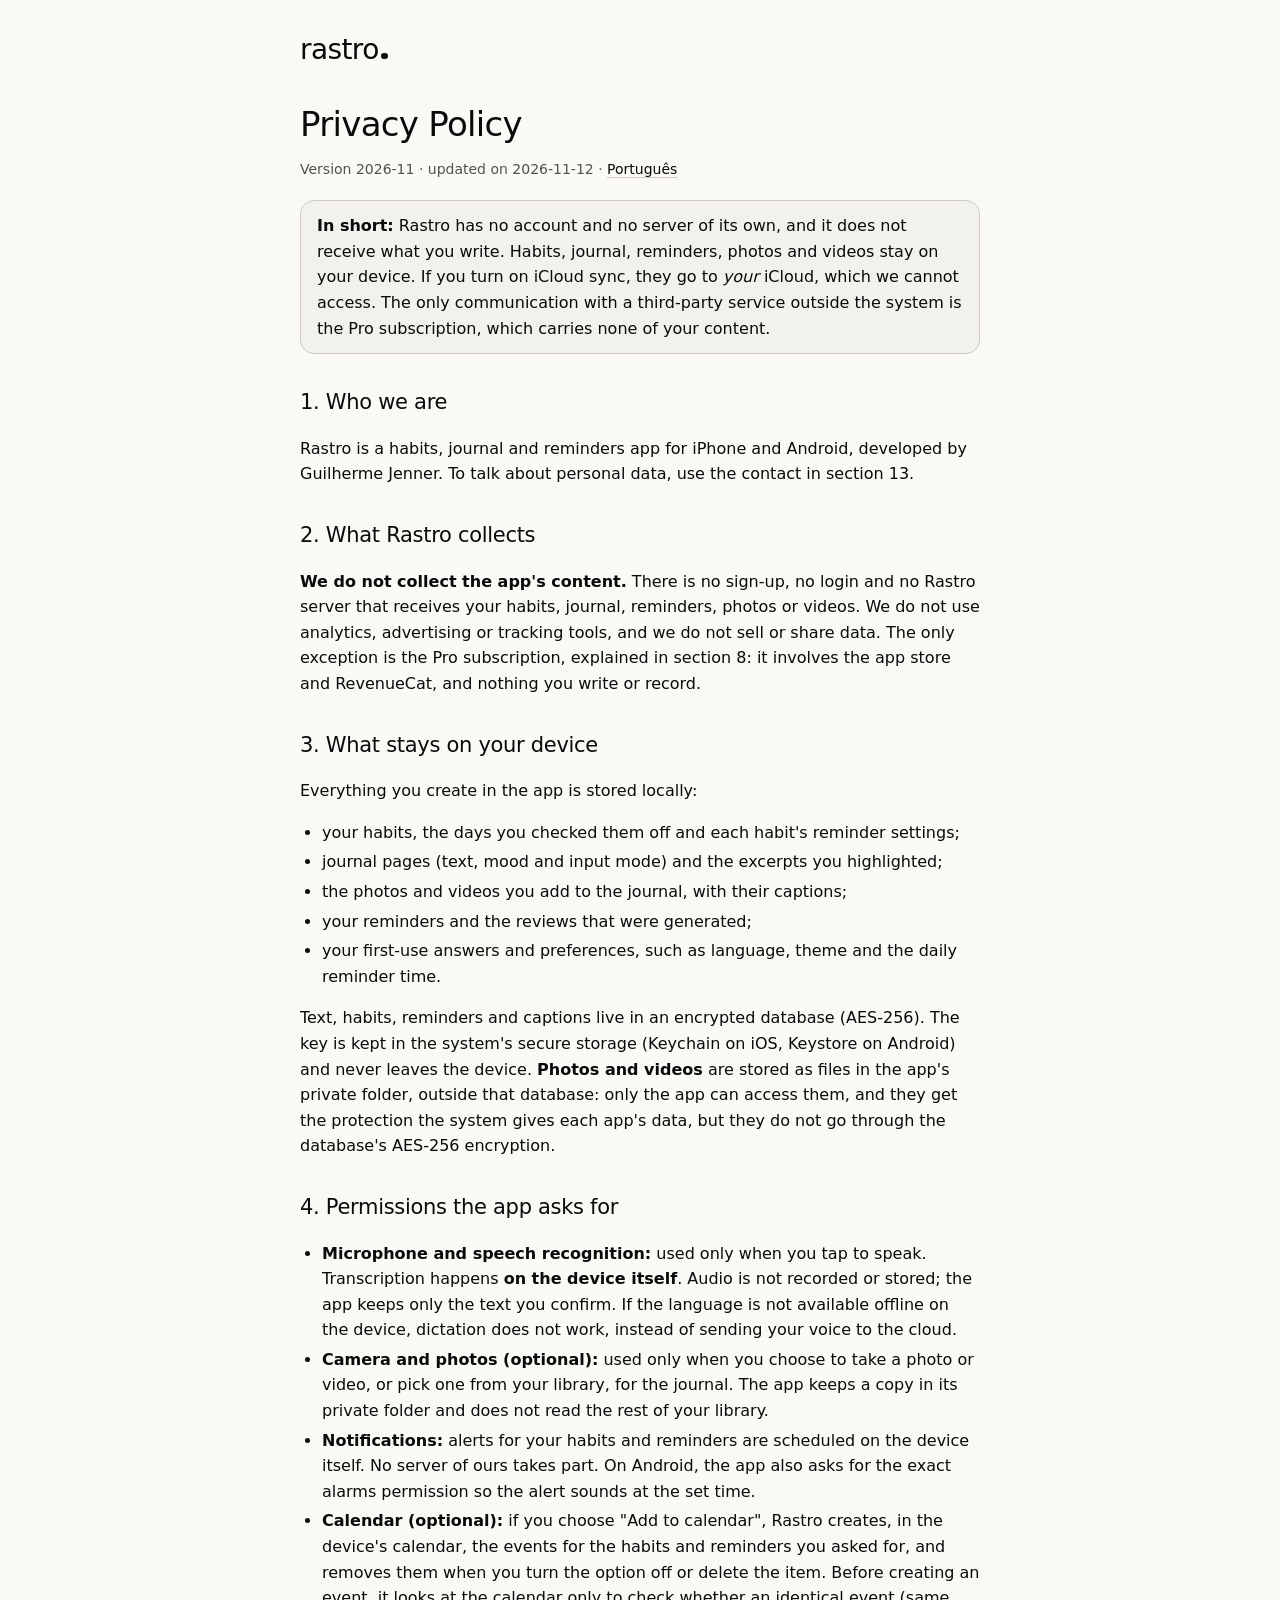
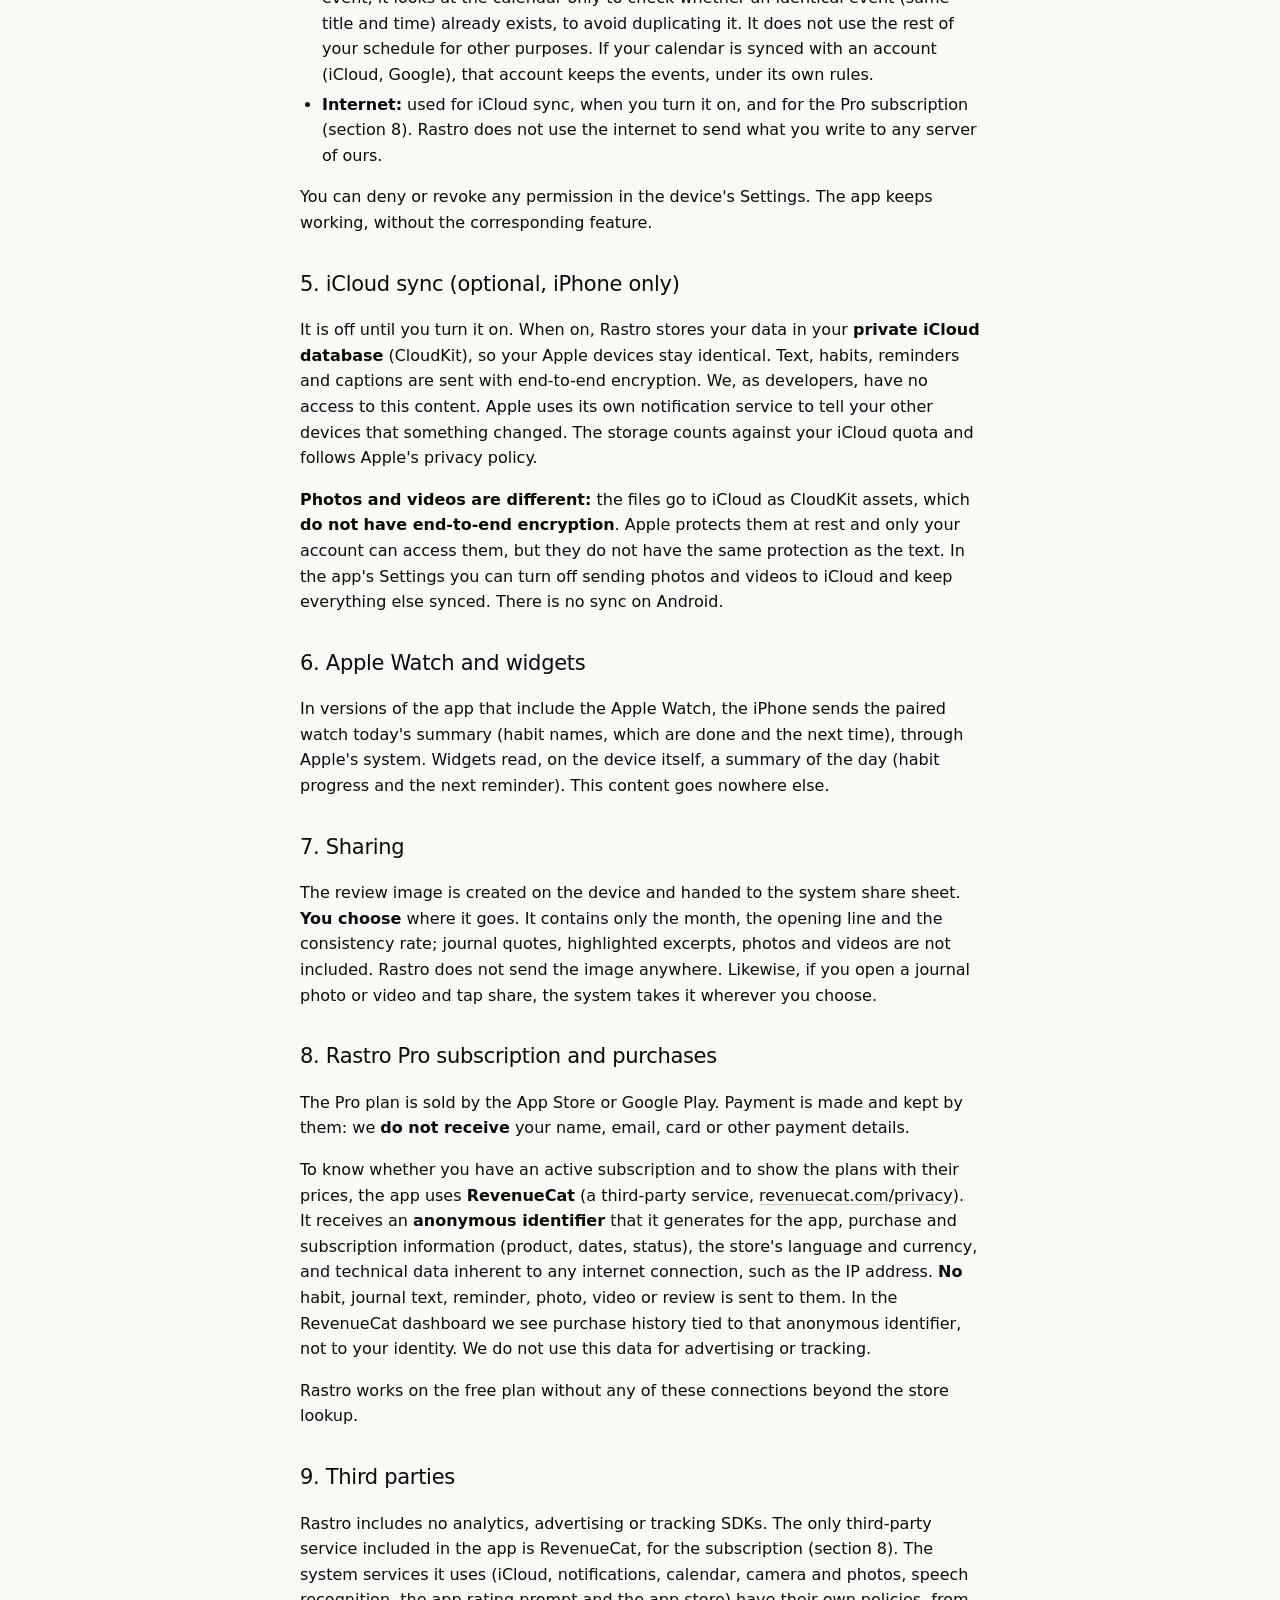
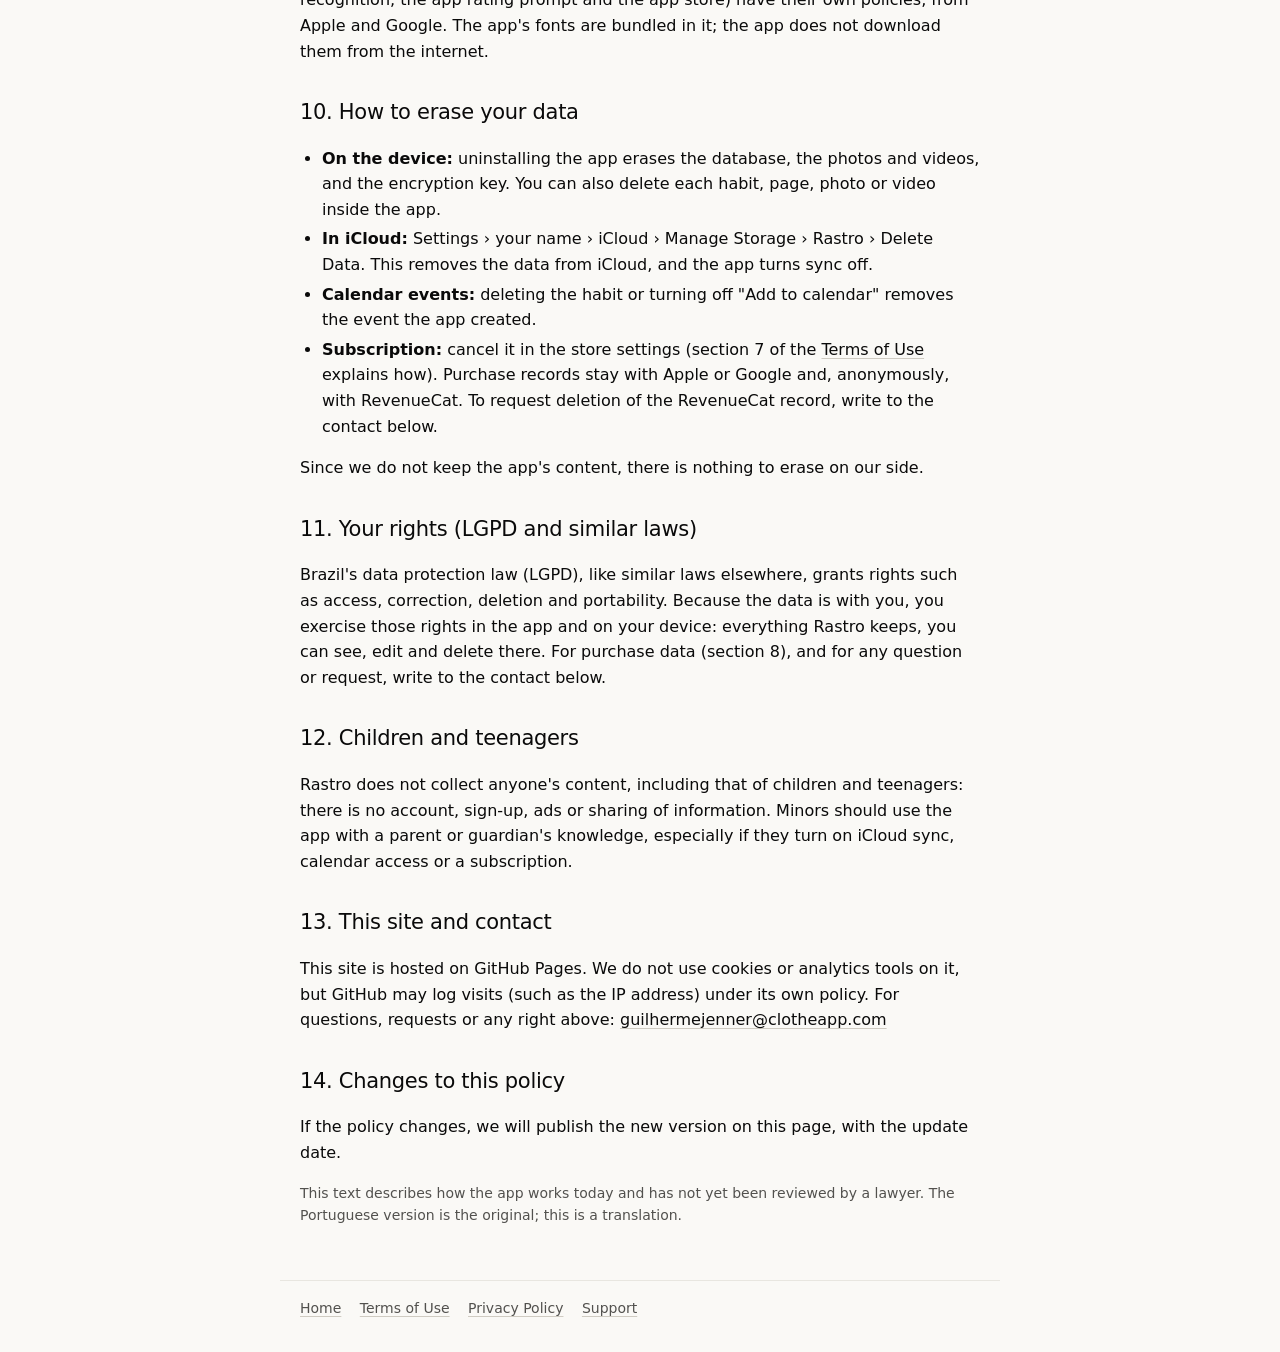
<file: en/privacy.html>
<!doctype html>
<html lang="en">
<head>
  <meta charset="utf-8">
  <meta name="viewport" content="width=device-width, initial-scale=1">
  <title>Privacy Policy — Rastro</title>
  <meta name="description" content="What data Rastro keeps, where it lives and how to erase it. In short: your content stays on your device.">
  <link rel="stylesheet" href="../style.css">
</head>
<body>
  <header>
    <a class="marca" href="index.html">rastro</a>
  </header>

  <main>
    <h1>Privacy Policy</h1>
    <p class="apoio">Version 2026-11 · updated on 2026-11-12 · <a href="../privacidade.html" hreflang="pt-BR">Português</a></p>

    <div class="aviso">
      <strong>In short:</strong> Rastro has no account and no server of its own, and it does not receive what you write. Habits, journal, reminders, photos and videos stay on your device. If you turn on iCloud sync, they go to <em>your</em> iCloud, which we cannot access. The only communication with a third-party service outside the system is the Pro subscription, which carries none of your content.
    </div>

    <h2>1. Who we are</h2>
    <p>Rastro is a habits, journal and reminders app for iPhone and Android, developed by Guilherme Jenner. To talk about personal data, use the contact in section 13.</p>

    <h2>2. What Rastro collects</h2>
    <p><strong>We do not collect the app's content.</strong> There is no sign-up, no login and no Rastro server that receives your habits, journal, reminders, photos or videos. We do not use analytics, advertising or tracking tools, and we do not sell or share data. The only exception is the Pro subscription, explained in section 8: it involves the app store and RevenueCat, and nothing you write or record.</p>

    <h2>3. What stays on your device</h2>
    <p>Everything you create in the app is stored locally:</p>
    <ul>
      <li>your habits, the days you checked them off and each habit's reminder settings;</li>
      <li>journal pages (text, mood and input mode) and the excerpts you highlighted;</li>
      <li>the photos and videos you add to the journal, with their captions;</li>
      <li>your reminders and the reviews that were generated;</li>
      <li>your first-use answers and preferences, such as language, theme and the daily reminder time.</li>
    </ul>
    <p>Text, habits, reminders and captions live in an encrypted database (AES-256). The key is kept in the system's secure storage (Keychain on iOS, Keystore on Android) and never leaves the device. <strong>Photos and videos</strong> are stored as files in the app's private folder, outside that database: only the app can access them, and they get the protection the system gives each app's data, but they do not go through the database's AES-256 encryption.</p>

    <h2>4. Permissions the app asks for</h2>
    <ul>
      <li><strong>Microphone and speech recognition:</strong> used only when you tap to speak. Transcription happens <strong>on the device itself</strong>. Audio is not recorded or stored; the app keeps only the text you confirm. If the language is not available offline on the device, dictation does not work, instead of sending your voice to the cloud.</li>
      <li><strong>Camera and photos (optional):</strong> used only when you choose to take a photo or video, or pick one from your library, for the journal. The app keeps a copy in its private folder and does not read the rest of your library.</li>
      <li><strong>Notifications:</strong> alerts for your habits and reminders are scheduled on the device itself. No server of ours takes part. On Android, the app also asks for the exact alarms permission so the alert sounds at the set time.</li>
      <li><strong>Calendar (optional):</strong> if you choose "Add to calendar", Rastro creates, in the device's calendar, the events for the habits and reminders you asked for, and removes them when you turn the option off or delete the item. Before creating an event, it looks at the calendar only to check whether an identical event (same title and time) already exists, to avoid duplicating it. It does not use the rest of your schedule for other purposes. If your calendar is synced with an account (iCloud, Google), that account keeps the events, under its own rules.</li>
      <li><strong>Internet:</strong> used for iCloud sync, when you turn it on, and for the Pro subscription (section 8). Rastro does not use the internet to send what you write to any server of ours.</li>
    </ul>
    <p>You can deny or revoke any permission in the device's Settings. The app keeps working, without the corresponding feature.</p>

    <h2>5. iCloud sync (optional, iPhone only)</h2>
    <p>It is off until you turn it on. When on, Rastro stores your data in your <strong>private iCloud database</strong> (CloudKit), so your Apple devices stay identical. Text, habits, reminders and captions are sent with end-to-end encryption. We, as developers, have no access to this content. Apple uses its own notification service to tell your other devices that something changed. The storage counts against your iCloud quota and follows Apple's privacy policy.</p>
    <p><strong>Photos and videos are different:</strong> the files go to iCloud as CloudKit assets, which <strong>do not have end-to-end encryption</strong>. Apple protects them at rest and only your account can access them, but they do not have the same protection as the text. In the app's Settings you can turn off sending photos and videos to iCloud and keep everything else synced. There is no sync on Android.</p>

    <h2>6. Apple Watch and widgets</h2>
    <p>In versions of the app that include the Apple Watch, the iPhone sends the paired watch today's summary (habit names, which are done and the next time), through Apple's system. Widgets read, on the device itself, a summary of the day (habit progress and the next reminder). This content goes nowhere else.</p>

    <h2>7. Sharing</h2>
    <p>The review image is created on the device and handed to the system share sheet. <strong>You choose</strong> where it goes. It contains only the month, the opening line and the consistency rate; journal quotes, highlighted excerpts, photos and videos are not included. Rastro does not send the image anywhere. Likewise, if you open a journal photo or video and tap share, the system takes it wherever you choose.</p>

    <h2>8. Rastro Pro subscription and purchases</h2>
    <p>The Pro plan is sold by the App Store or Google Play. Payment is made and kept by them: we <strong>do not receive</strong> your name, email, card or other payment details.</p>
    <p>To know whether you have an active subscription and to show the plans with their prices, the app uses <strong>RevenueCat</strong> (a third-party service, <a href="https://www.revenuecat.com/privacy" rel="noopener">revenuecat.com/privacy</a>). It receives an <strong>anonymous identifier</strong> that it generates for the app, purchase and subscription information (product, dates, status), the store's language and currency, and technical data inherent to any internet connection, such as the IP address. <strong>No</strong> habit, journal text, reminder, photo, video or review is sent to them. In the RevenueCat dashboard we see purchase history tied to that anonymous identifier, not to your identity. We do not use this data for advertising or tracking.</p>
    <p>Rastro works on the free plan without any of these connections beyond the store lookup.</p>

    <h2>9. Third parties</h2>
    <p>Rastro includes no analytics, advertising or tracking SDKs. The only third-party service included in the app is RevenueCat, for the subscription (section 8). The system services it uses (iCloud, notifications, calendar, camera and photos, speech recognition, the app rating prompt and the app store) have their own policies, from Apple and Google. The app's fonts are bundled in it; the app does not download them from the internet.</p>

    <h2>10. How to erase your data</h2>
    <ul>
      <li><strong>On the device:</strong> uninstalling the app erases the database, the photos and videos, and the encryption key. You can also delete each habit, page, photo or video inside the app.</li>
      <li><strong>In iCloud:</strong> Settings › your name › iCloud › Manage Storage › Rastro › Delete Data. This removes the data from iCloud, and the app turns sync off.</li>
      <li><strong>Calendar events:</strong> deleting the habit or turning off "Add to calendar" removes the event the app created.</li>
      <li><strong>Subscription:</strong> cancel it in the store settings (section 7 of the <a href="terms.html">Terms of Use</a> explains how). Purchase records stay with Apple or Google and, anonymously, with RevenueCat. To request deletion of the RevenueCat record, write to the contact below.</li>
    </ul>
    <p>Since we do not keep the app's content, there is nothing to erase on our side.</p>

    <h2>11. Your rights (LGPD and similar laws)</h2>
    <p>Brazil's data protection law (LGPD), like similar laws elsewhere, grants rights such as access, correction, deletion and portability. Because the data is with you, you exercise those rights in the app and on your device: everything Rastro keeps, you can see, edit and delete there. For purchase data (section 8), and for any question or request, write to the contact below.</p>

    <h2>12. Children and teenagers</h2>
    <p>Rastro does not collect anyone's content, including that of children and teenagers: there is no account, sign-up, ads or sharing of information. Minors should use the app with a parent or guardian's knowledge, especially if they turn on iCloud sync, calendar access or a subscription.</p>

    <h2>13. This site and contact</h2>
    <p>This site is hosted on GitHub Pages. We do not use cookies or analytics tools on it, but GitHub may log visits (such as the IP address) under its own policy. For questions, requests or any right above: <a href="mailto:guilhermejenner@clotheapp.com">guilhermejenner@clotheapp.com</a></p>

    <h2>14. Changes to this policy</h2>
    <p>If the policy changes, we will publish the new version on this page, with the update date.</p>

    <p class="apoio">This text describes how the app works today and has not yet been reviewed by a lawyer. The Portuguese version is the original; this is a translation.</p>
  </main>

  <footer>
    <a href="index.html">Home</a>
    <a href="terms.html">Terms of Use</a>
    <a href="privacy.html">Privacy Policy</a>
    <a href="support.html">Support</a>
  </footer>
</body>
</html>
</file>
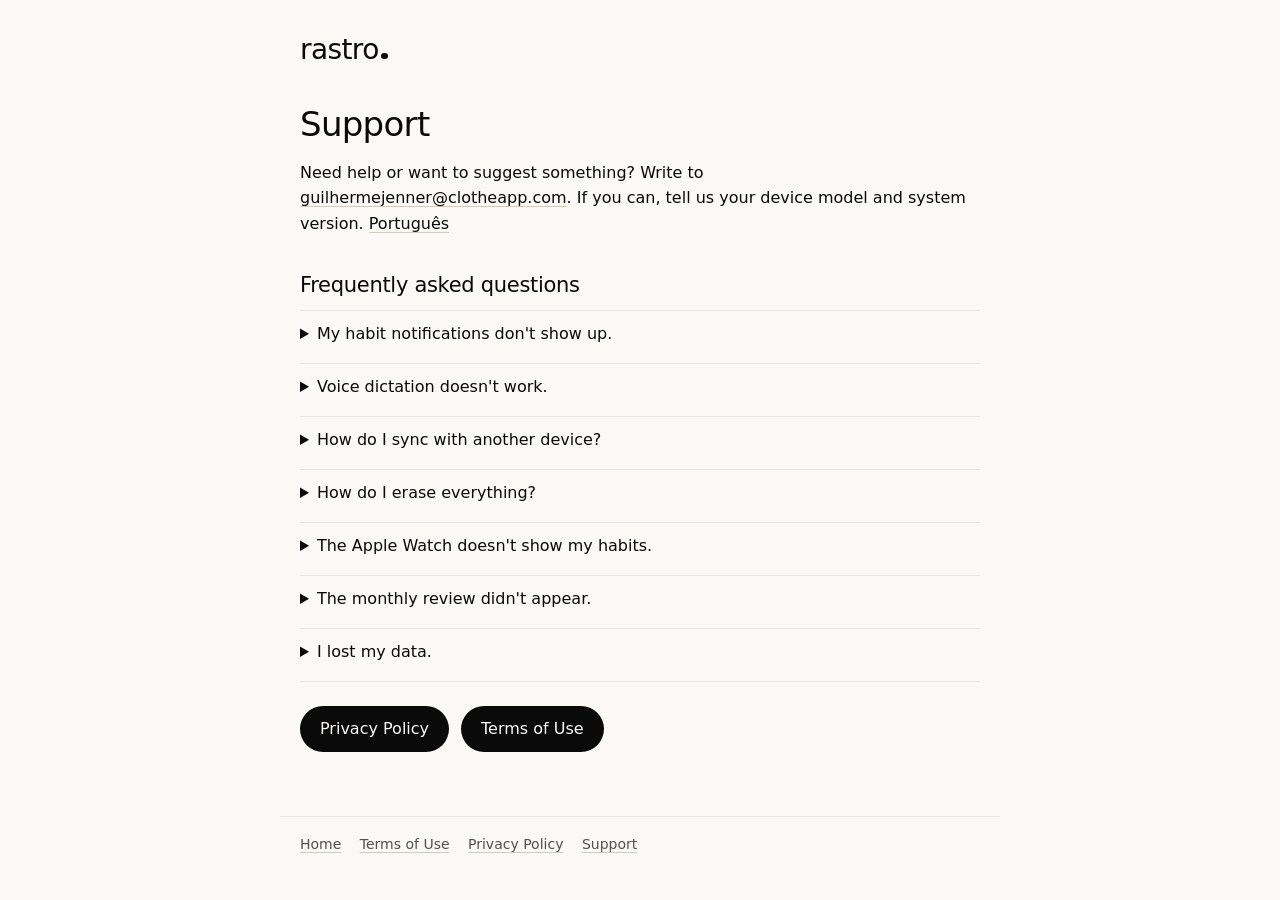
<file: en/support.html>
<!doctype html>
<html lang="en">
<head>
  <meta charset="utf-8">
  <meta name="viewport" content="width=device-width, initial-scale=1">
  <title>Support — Rastro</title>
  <meta name="description" content="Help with Rastro: reminders, voice, iCloud, Apple Watch and how to reach us.">
  <link rel="stylesheet" href="../style.css">
</head>
<body>
  <header>
    <a class="marca" href="index.html">rastro</a>
  </header>

  <main>
    <h1>Support</h1>
    <p>Need help or want to suggest something? Write to <a href="mailto:guilhermejenner@clotheapp.com">guilhermejenner@clotheapp.com</a>. If you can, tell us your device model and system version. <a href="../suporte.html" hreflang="pt-BR">Português</a></p>

    <h2>Frequently asked questions</h2>

    <details>
      <summary>My habit notifications don't show up.</summary>
      <p>In your device's Settings, check that Rastro notifications are allowed and that no focus mode is silencing them. On Android, also check battery saving. In the app, open the habit and see whether "Alarm on device" is on. If you marked the habit as done today and left "Skip if already marked" on, today's notification is skipped on purpose.</p>
    </details>

    <details>
      <summary>Voice dictation doesn't work.</summary>
      <p>Rastro transcribes your voice on the device itself, without sending it over the internet. For that, the language must be available offline. On iPhone, turn on dictation and add English to the languages in Settings › General › Keyboard. Also allow the microphone and speech recognition when the app asks.</p>
    </details>

    <details>
      <summary>How do I sync with another device?</summary>
      <p>Use the cloud button on the Home screen and turn on iCloud sync. Both devices must use the same Apple ID with iCloud enabled. Your data goes to your iCloud, encrypted.</p>
    </details>

    <details>
      <summary>How do I erase everything?</summary>
      <p>Uninstalling the app erases the data on the device. To also erase what is in iCloud: Settings › your name › iCloud › Manage Storage › Rastro › Delete Data.</p>
    </details>

    <details>
      <summary>The Apple Watch doesn't show my habits.</summary>
      <p>Open Rastro on your iPhone once so it can send today's summary to the watch. The summary is valid for the current day: if you see "Open Rastro on your iPhone to update the day", just open the app on the iPhone. Both devices must be paired.</p>
    </details>

    <details>
      <summary>The monthly review didn't appear.</summary>
      <p>It is generated when you open the app on the last day of the month or, if you didn't open it that day, the next time you do. It is only created if there are habit check-ins or journal pages from that month.</p>
    </details>

    <details>
      <summary>I lost my data.</summary>
      <p>Since everything stays on your device, with no copy on a server, we can't recover what was erased unless iCloud sync was on. That's why we recommend turning it on.</p>
    </details>

    <nav class="links" aria-label="Documents">
      <a href="privacy.html">Privacy Policy</a>
      <a href="terms.html">Terms of Use</a>
    </nav>
  </main>

  <footer>
    <a href="index.html">Home</a>
    <a href="terms.html">Terms of Use</a>
    <a href="privacy.html">Privacy Policy</a>
    <a href="support.html">Support</a>
  </footer>
</body>
</html>
</file>
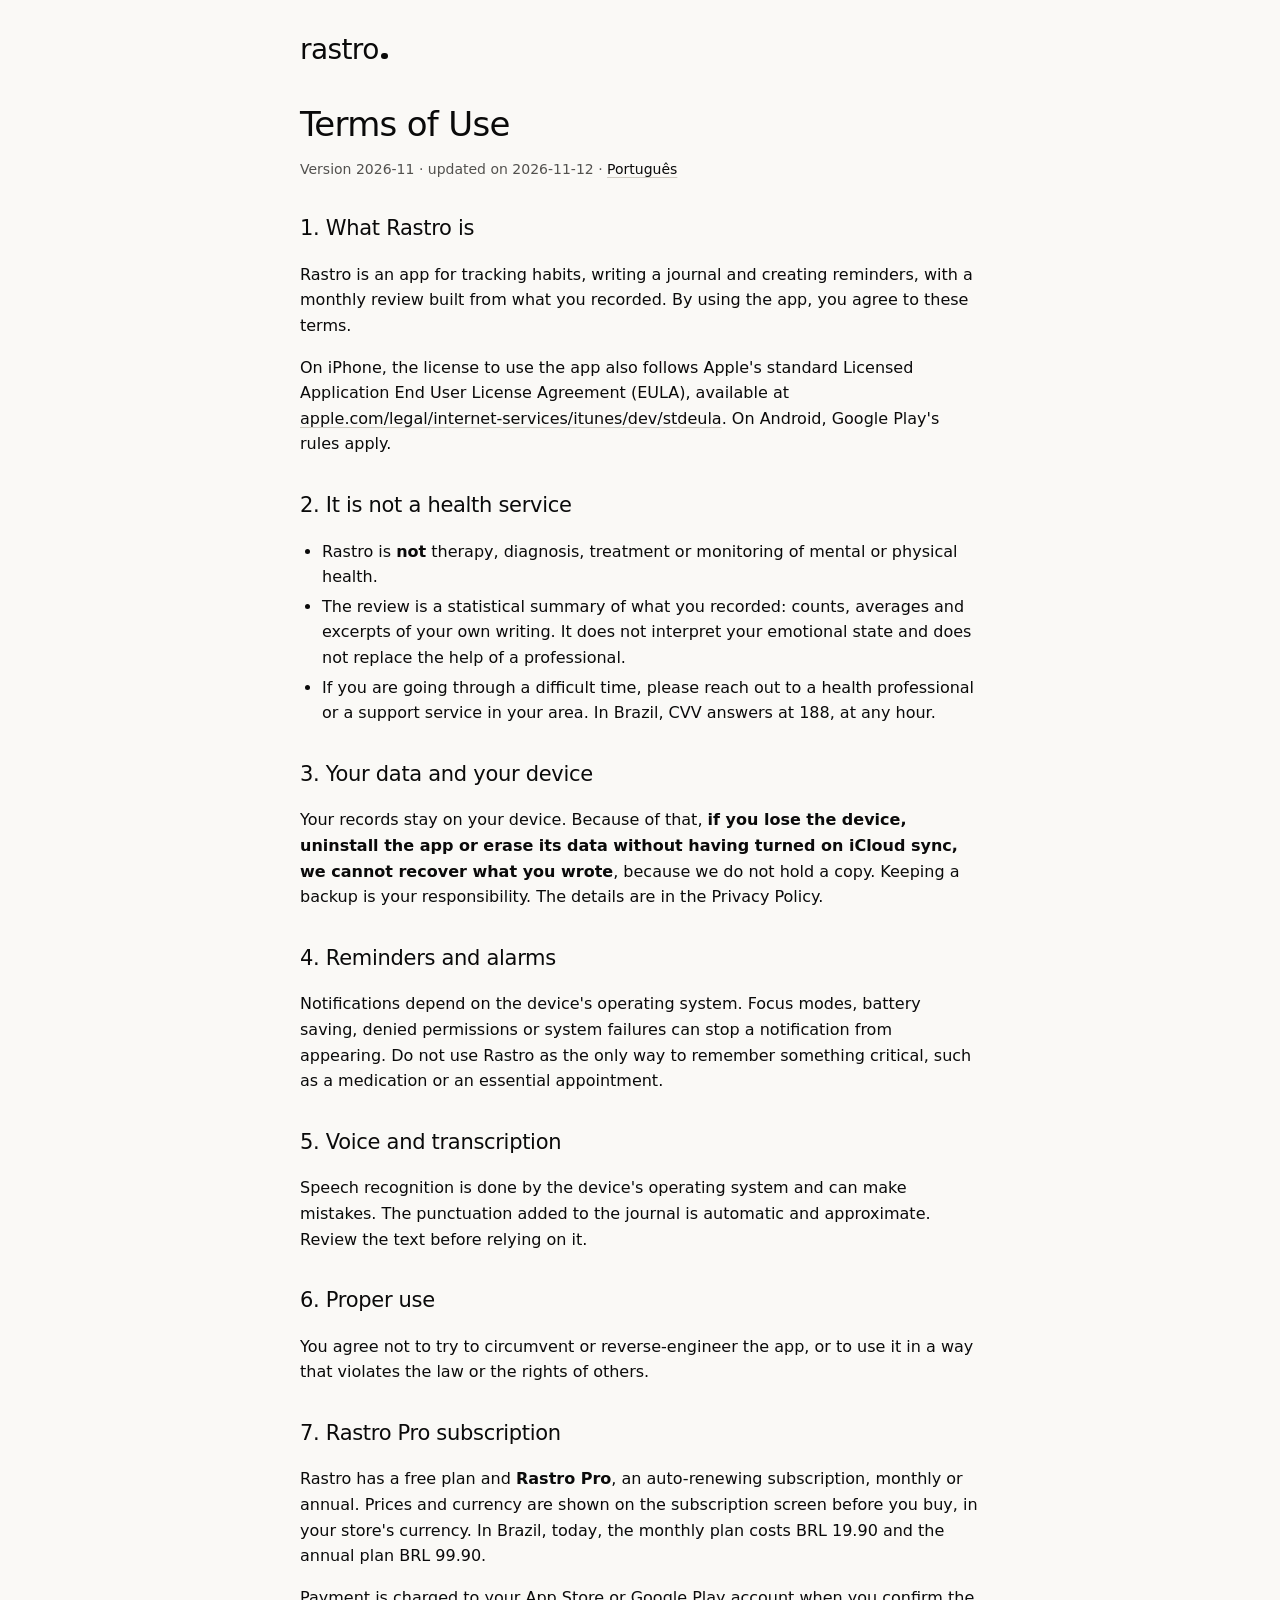
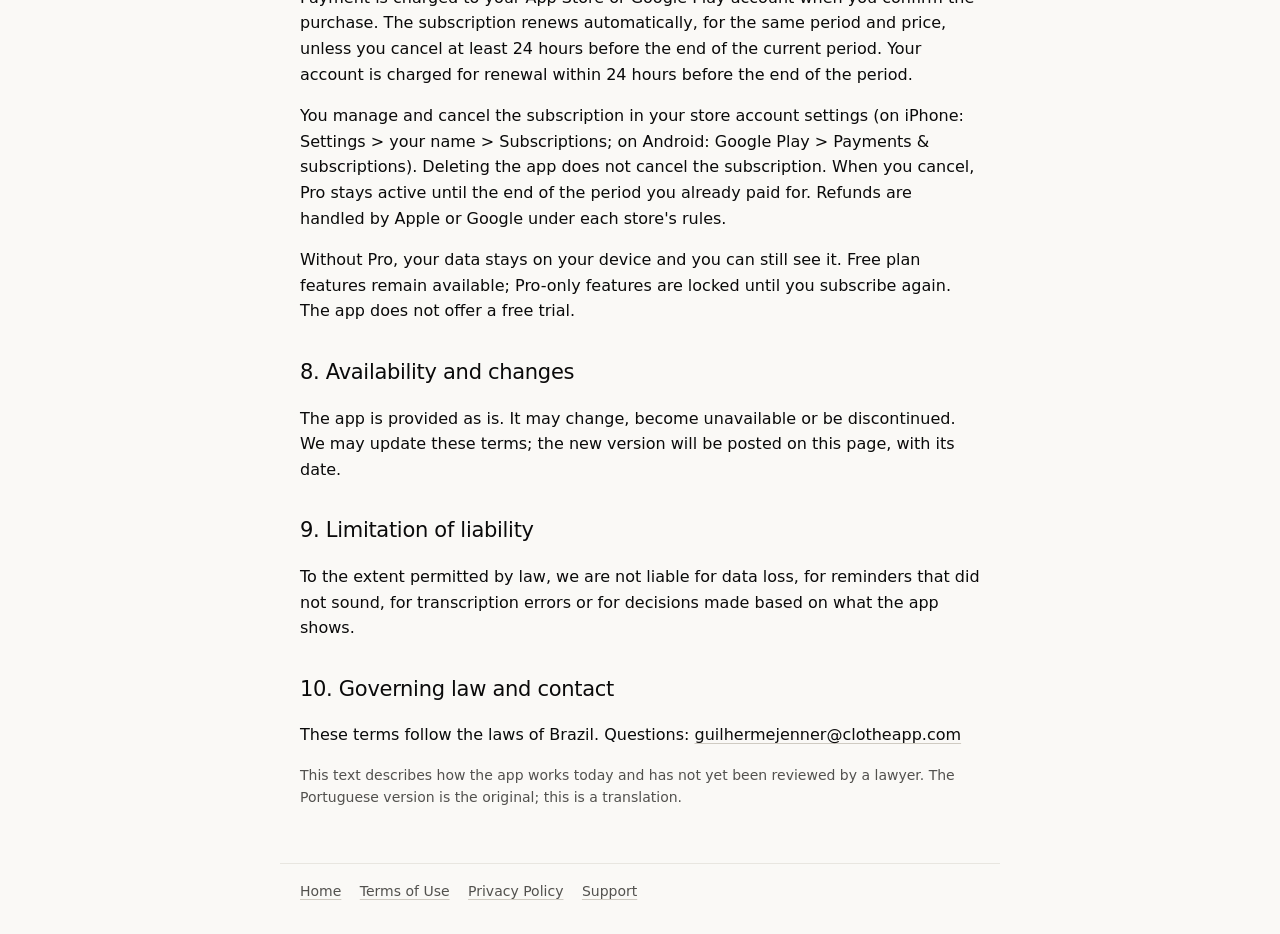
<file: en/terms.html>
<!doctype html>
<html lang="en">
<head>
  <meta charset="utf-8">
  <meta name="viewport" content="width=device-width, initial-scale=1">
  <title>Terms of Use — Rastro</title>
  <meta name="description" content="Rules for using the Rastro app.">
  <link rel="stylesheet" href="../style.css">
</head>
<body>
  <header>
    <a class="marca" href="index.html">rastro</a>
  </header>

  <main>
    <h1>Terms of Use</h1>
    <p class="apoio">Version 2026-11 · updated on 2026-11-12 · <a href="../termos.html" hreflang="pt-BR">Português</a></p>

    <h2>1. What Rastro is</h2>
    <p>Rastro is an app for tracking habits, writing a journal and creating reminders, with a monthly review built from what you recorded. By using the app, you agree to these terms.</p>
    <p>On iPhone, the license to use the app also follows Apple's standard Licensed Application End User License Agreement (EULA), available at <a href="https://www.apple.com/legal/internet-services/itunes/dev/stdeula/" rel="noopener">apple.com/legal/internet-services/itunes/dev/stdeula</a>. On Android, Google Play's rules apply.</p>

    <h2>2. It is not a health service</h2>
    <ul>
      <li>Rastro is <strong>not</strong> therapy, diagnosis, treatment or monitoring of mental or physical health.</li>
      <li>The review is a statistical summary of what you recorded: counts, averages and excerpts of your own writing. It does not interpret your emotional state and does not replace the help of a professional.</li>
      <li>If you are going through a difficult time, please reach out to a health professional or a support service in your area. In Brazil, CVV answers at 188, at any hour.</li>
    </ul>

    <h2>3. Your data and your device</h2>
    <p>Your records stay on your device. Because of that, <strong>if you lose the device, uninstall the app or erase its data without having turned on iCloud sync, we cannot recover what you wrote</strong>, because we do not hold a copy. Keeping a backup is your responsibility. The details are in the Privacy Policy.</p>

    <h2>4. Reminders and alarms</h2>
    <p>Notifications depend on the device's operating system. Focus modes, battery saving, denied permissions or system failures can stop a notification from appearing. Do not use Rastro as the only way to remember something critical, such as a medication or an essential appointment.</p>

    <h2>5. Voice and transcription</h2>
    <p>Speech recognition is done by the device's operating system and can make mistakes. The punctuation added to the journal is automatic and approximate. Review the text before relying on it.</p>

    <h2>6. Proper use</h2>
    <p>You agree not to try to circumvent or reverse-engineer the app, or to use it in a way that violates the law or the rights of others.</p>

    <h2>7. Rastro Pro subscription</h2>
    <p>Rastro has a free plan and <strong>Rastro Pro</strong>, an auto-renewing subscription, monthly or annual. Prices and currency are shown on the subscription screen before you buy, in your store's currency. In Brazil, today, the monthly plan costs BRL 19.90 and the annual plan BRL 99.90.</p>
    <p>Payment is charged to your App Store or Google Play account when you confirm the purchase. The subscription renews automatically, for the same period and price, unless you cancel at least 24 hours before the end of the current period. Your account is charged for renewal within 24 hours before the end of the period.</p>
    <p>You manage and cancel the subscription in your store account settings (on iPhone: Settings &gt; your name &gt; Subscriptions; on Android: Google Play &gt; Payments &amp; subscriptions). Deleting the app does not cancel the subscription. When you cancel, Pro stays active until the end of the period you already paid for. Refunds are handled by Apple or Google under each store's rules.</p>
    <p>Without Pro, your data stays on your device and you can still see it. Free plan features remain available; Pro-only features are locked until you subscribe again. The app does not offer a free trial.</p>

    <h2>8. Availability and changes</h2>
    <p>The app is provided as is. It may change, become unavailable or be discontinued. We may update these terms; the new version will be posted on this page, with its date.</p>

    <h2>9. Limitation of liability</h2>
    <p>To the extent permitted by law, we are not liable for data loss, for reminders that did not sound, for transcription errors or for decisions made based on what the app shows.</p>

    <h2>10. Governing law and contact</h2>
    <p>These terms follow the laws of Brazil. Questions: <a href="mailto:guilhermejenner@clotheapp.com">guilhermejenner@clotheapp.com</a></p>

    <p class="apoio">This text describes how the app works today and has not yet been reviewed by a lawyer. The Portuguese version is the original; this is a translation.</p>
  </main>

  <footer>
    <a href="index.html">Home</a>
    <a href="terms.html">Terms of Use</a>
    <a href="privacy.html">Privacy Policy</a>
    <a href="support.html">Support</a>
  </footer>
</body>
</html>
</file>
<file: style.css>
/* Rastro — estilo comum. Cores do design system do app (Quiet Craft: papel quente + preto). */
:root {
  --bg: #faf9f6;
  --surface: #ffffff;
  --fill: #f2f1ed;
  --line: #e8e6e0;
  --control: #cfcbc2;
  --ink: #0a0a0a;
  --ink2: #52514e;
  --on-ink: #faf9f6;
}

@media (prefers-color-scheme: dark) {
  :root {
    --bg: #0a0a0a;
    --surface: #121212;
    --fill: #1a1a1a;
    --line: #222222;
    --control: #3a3a3a;
    --ink: #f5f5f2;
    --ink2: #a3a29e;
    --on-ink: #0a0a0a;
  }
}

* { box-sizing: border-box; }

body {
  margin: 0;
  background: var(--bg);
  color: var(--ink);
  font-family: "Geist", system-ui, -apple-system, "Segoe UI", Roboto, sans-serif;
  line-height: 1.6;
}

header, main, footer {
  max-width: 720px;
  margin: 0 auto;
  padding-left: 20px;
  padding-right: 20px;
}

header { padding-top: 28px; padding-bottom: 8px; }

.marca {
  color: var(--ink);
  font-size: 28px;
  font-weight: 500;
  letter-spacing: -0.6px;
  text-decoration: none;
}
.marca::after {
  content: "";
  display: inline-block;
  width: 0.22em;
  height: 0.22em;
  margin-left: 0.1em;
  border-radius: 50%;
  background: currentColor;
}

main { padding-top: 24px; padding-bottom: 40px; }

h1 { font-size: 34px; line-height: 1.15; letter-spacing: -0.7px; font-weight: 500; margin: 0 0 8px; }
h2 { font-size: 21px; letter-spacing: -0.3px; font-weight: 500; margin: 32px 0 8px; }
p, li { font-size: 16px; }
ul { padding-left: 22px; }
li { margin: 4px 0; }
code { font-family: "Geist Mono", ui-monospace, Menlo, monospace; font-size: 0.92em; }

.apoio { color: var(--ink2); font-size: 14px; }

.bloco {
  background: var(--surface);
  border: 1px solid var(--line);
  border-radius: 22px;
  padding: 16px 20px;
  margin: 20px 0;
}
.bloco h2:first-child { margin-top: 0; }

.aviso {
  border: 1px solid var(--control);
  background: var(--fill);
  border-radius: 14px;
  padding: 12px 16px;
  margin: 20px 0;
}

a { color: var(--ink); text-decoration-color: var(--control); text-underline-offset: 3px; }
a:hover { text-decoration-color: var(--ink); }

nav.links { display: flex; flex-wrap: wrap; gap: 12px; margin: 24px 0; }
nav.links a {
  background: var(--ink);
  color: var(--on-ink);
  border-radius: 999px;
  padding: 10px 20px;
  min-height: 44px;
  text-decoration: none;
  font-weight: 500;
}

details { border-top: 1px solid var(--line); padding: 10px 0; }
details:last-of-type { border-bottom: 1px solid var(--line); }
summary { cursor: pointer; font-weight: 500; min-height: 32px; }
details p { margin: 8px 0 4px; color: var(--ink2); }

footer {
  border-top: 1px solid var(--line);
  padding-top: 16px;
  padding-bottom: 32px;
  color: var(--ink2);
  font-size: 14px;
}
footer a { color: var(--ink2); margin-right: 14px; }
</file>
